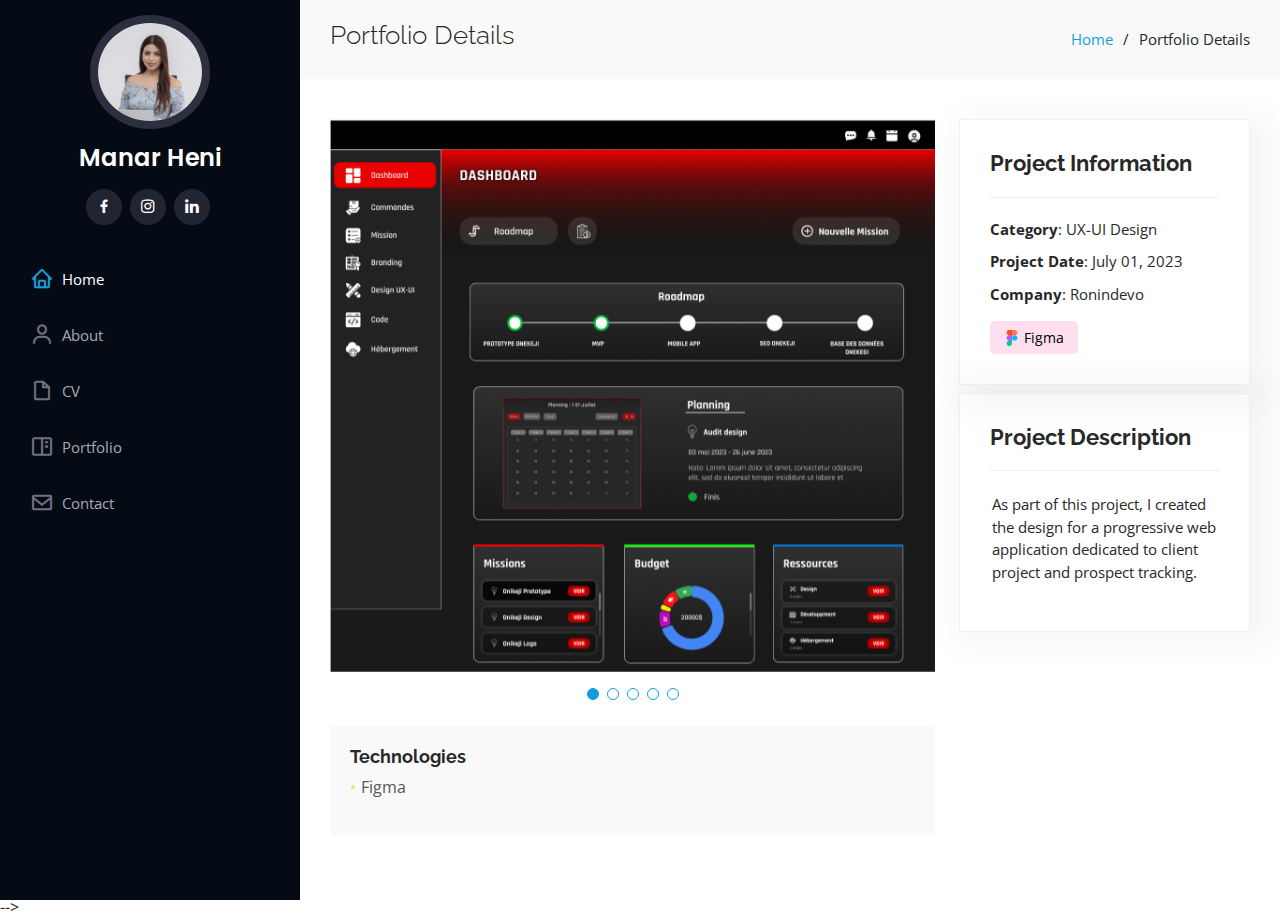
<file: crm.html>
<!DOCTYPE html>
<html lang="en">

<head>
  <meta charset="utf-8">
  <meta content="width=device-width, initial-scale=1.0" name="viewport">

  <title>Portfolio Details </title>
  <meta content="" name="description">
  <meta content="" name="keywords">

  <!-- Favicons -->
  <link href="assets/img/favicon.png" rel="icon">
  <link href="assets/img/apple-touch-icon.png" rel="apple-touch-icon">

  <!-- Google Fonts -->
  <link href="https://fonts.googleapis.com/css?family=Open+Sans:300,300i,400,400i,600,600i,700,700i|Raleway:300,300i,400,400i,500,500i,600,600i,700,700i|Poppins:300,300i,400,400i,500,500i,600,600i,700,700i" rel="stylesheet">

  <!-- Vendor CSS Files -->
  <link href="assets/vendor/aos/aos.css" rel="stylesheet">
  <link href="assets/vendor/bootstrap/css/bootstrap.min.css" rel="stylesheet">
  <link href="assets/vendor/bootstrap-icons/bootstrap-icons.css" rel="stylesheet">
  <link href="assets/vendor/boxicons/css/boxicons.min.css" rel="stylesheet">
  <link href="assets/vendor/glightbox/css/glightbox.min.css" rel="stylesheet">
  <link href="assets/vendor/swiper/swiper-bundle.min.css" rel="stylesheet">

  <!-- Template Main CSS File -->
  <link href="assets/css/style.css" rel="stylesheet">

  <!-- =======================================================
  * Template Name: iPortfolio
  * Updated: May 30 2023 with Bootstrap v5.3.0
  * Template URL: https://bootstrapmade.com/iportfolio-bootstrap-portfolio-websites-template/
  * Author: BootstrapMade.com
  * License: https://bootstrapmade.com/license/
  ======================================================== -->
</head>

<body>

  <!-- ======= Mobile nav toggle button ======= -->
  <i class="bi bi-list mobile-nav-toggle d-xl-none"></i>

  <!-- ======= Header ======= -->
  <header id="header">
    <div class="d-flex flex-column">

      <div class="profile">
        <img src="/assets/img/profile-img.jpg" alt="" class="img-fluid rounded-circle">
        <h1 class="text-light"><a href="index.html">Manar Heni</a></h1>
        <div class="social-links mt-3 text-center">
          <!-- <a href="#" class="twitter"><i class="bx bxl-twitter"></i></a> -->
          <a href="#" class="facebook"><i class="bx bxl-facebook"></i></a>
          <a href="#" class="instagram"><i class="bx bxl-instagram"></i></a>
          <!-- <a href="#" class="google-plus"><i class="bx bxl-skype"></i></a> -->
          <a href="#" class="linkedin"><i class="bx bxl-linkedin"></i></a>
        </div>
      </div>

      <nav id="navbar" class="nav-menu navbar">
        <ul>
          <li><a href="index.html#hero" class="nav-link scrollto active"><i class="bx bx-home"></i> <span id="homeLink">Home</span></a></li>
          <li><a href="index.html#about" class="nav-link scrollto"><i class="bx bx-user"></i> <span id="aboutLink">About</span></a></li>
          <li><a href="index.html#resume" class="nav-link scrollto"><i class="bx bx-file-blank"></i> <span id="resumeLink">CV</span></a></li>
          <li><a href="index.html#portfolio" class="nav-link scrollto"><i class="bx bx-book-content"></i> <span id="portfolioLink">Portfolio</span></a></li>
          <li><a href="index.html#contact" class="nav-link scrollto"><i class="bx bx-envelope"></i> <span id="contactLink">Contact</span></a></li>
          
        </ul>
      </nav><!-- .nav-menu -->
    </div>
  </header><!-- End Header -->

  <main id="main">

    <!-- ======= Breadcrumbs ======= -->
    <section id="breadcrumbs" class="breadcrumbs">
      <div class="container">

        <div class="d-flex justify-content-between align-items-center">
          <h2>Portfolio Details</h2>
          <ol>
            <li><a href="index.html">Home</a></li>
            <li>Portfolio Details</li>
          </ol>
        </div>

      </div>
    </section><!-- End Breadcrumbs -->

    <!-- ======= Portfolio Details Section ======= -->
    <section id="portfolio-details" class="portfolio-details">
      <div class="container">

        <div class="row gy-4">

          <div class="col-lg-8">
            <div class="portfolio-details-slider swiper">
              <div class="swiper-wrapper align-items-center">

                <div class="swiper-slide">
                  <img src="assets/img/portfolio/CRM/1.png" alt="">
                </div>
                <div class="swiper-slide">
                  <img src="assets/img/portfolio/CRM/2.png" alt="">
                </div>
                <div class="swiper-slide">
                  <img src="assets/img/portfolio/CRM/3.png" alt="">
                </div>
                <div class="swiper-slide">
                  <img src="assets/img/portfolio/CRM/4.png" alt="">
                </div>
                <div class="swiper-slide">
                  <img src="assets/img/portfolio/CRM/5.png" alt="">
                </div>

              </div>
              
            <div class="swiper-pagination"></div>
            </div>

            <div class="technologies-section">
              <h5>Technologies</h5>
                <ul class="technologies-list"> 
                  <li>Figma</li>
            
                </ul>
            </div>

          </div>

          <div class="col-lg-4">
            <div class="portfolio-info">
              <h3>Project Information</h3>
              <ul>
                <li><strong>Category</strong>: UX-UI Design</li>
                <!-- <li><strong>Client</strong>: ASU Company</li> -->
                <li><strong>Project Date</strong>: July 01, 2023</li>
                <li><strong>Company</strong>: Ronindevo</li>
                <!-- <li><strong>Project URL</strong>: <a href="#">www.example.com</a></li> -->
              </ul>
              <div class="portfoliobuttons">
                <!-- <button id="githubButton">
                  <i class="fab fa-github"></i> 
                  <img src="assets/img/github (1).png" alt="GitHub Icon" width="16" height="16">
                  GitHub
                </button> -->
                <button id="figmaButton">
                  <i class="fab fa-github"></i> 
                  <img src="assets/img/figma.png" alt="Figma Icon" width="16" height="16">
                  &nbsp;Figma
                </button>
              </div>
            </div>
            <div class="portfolio-description">
              <h3>Project Description</h3>
              <p>
                As part of this project, I created the design for a progressive web application dedicated to client project and prospect tracking.
              </p>
            </div>
          </div>

        </div>

      </div>
    </section><!-- End Portfolio Details Section -->

  </main>
<!-- End #main -->

  <!-- ======= Footer ======= -->
  <!-- <footer id="footer">
    <div class="container">
      <div class="copyright">
        &copy; Copyright <strong><span>iPortfolio</span></strong>
      </div>
      <div class="credits">
        <!-- All the links in the footer should remain intact. -->
        <!-- You can delete the links only if you purchased the pro version. -->
        <!-- Licensing information: https://bootstrapmade.com/license/ -->
        <!-- Purchase the pro version with working PHP/AJAX contact form: https://bootstrapmade.com/iportfolio-bootstrap-portfolio-websites-template/ -->
        
      </div>
    </div> -->
  </footer><!-- End  Footer -->

  <a href="#" class="back-to-top d-flex align-items-center justify-content-center"><i class="bi bi-arrow-up-short"></i></a>

  <!-- Vendor JS Files -->
  <script src="assets/vendor/purecounter/purecounter_vanilla.js"></script>
  <script src="assets/vendor/aos/aos.js"></script>
  <script src="assets/vendor/bootstrap/js/bootstrap.bundle.min.js"></script>
  <script src="assets/vendor/glightbox/js/glightbox.min.js"></script>
  <script src="assets/vendor/isotope-layout/isotope.pkgd.min.js"></script>
  <script src="assets/vendor/swiper/swiper-bundle.min.js"></script>
  <script src="assets/vendor/typed.js/typed.umd.js"></script>
  <script src="assets/vendor/waypoints/noframework.waypoints.js"></script>
  <script src="assets/vendor/php-email-form/validate.js"></script>

  <!-- Template Main JS File -->
  <script src="assets/js/main.js"></script>

</body>

</html>
<script>
  // Récupérer le bouton par son ID
  // const githubButton = document.getElementById("githubButton");

  // // Ajouter un écouteur d'événement pour le clic sur le bouton
  // githubButton.addEventListener("click", function() {
  //   // Rediriger vers la page de l'URL GitHub
  //   window.location.href = "https://github.com/manarheni/WGDecoration";
  // });

  const figmaButton = document.getElementById("figmaButton");

// Ajouter un écouteur d'événement pour le clic sur le bouton
figmaButton.addEventListener("click", function() {
  // Rediriger vers la page de l'URL GitHub
  window.location.href = "https://www.figma.com/file/hEdyACerF4vdqhznx2ffn3/Untitled?type=design&node-id=0%3A1&mode=design&t=JNpxfp2P4L6vtmCu-1";
});


</script>

<!-- Add this script tag at the end of the body or in the head section of your HTML file -->
<script>
  // Get all anchor tags with the specified class names
  const facebookLink = document.querySelector('.facebook');
  const instagramLink = document.querySelector('.instagram');
  const linkedinLink = document.querySelector('.linkedin');

  // Function to handle the click event for each link
  function handleClick(event) {
    event.preventDefault(); // Prevent the default behavior of the anchor tag (i.e., navigating to the href)

    // Get the class name of the clicked link
    const className = event.currentTarget.className;

    // Redirect to the appropriate URL based on the class name
    switch (className) {
      case 'facebook':
        window.location.href = 'https://www.facebook.com/manarheni848/'; // Replace with your Facebook URL
        break;
      case 'instagram':
        window.location.href = 'https://www.instagram.com/manarheni'; // Replace with your Instagram URL
        break;
      case 'linkedin':
        window.location.href = 'https://www.linkedin.com/in/manar-heni-52113117a/'; // Replace with your LinkedIn URL
        break;
      // Add more cases for other social media links if needed
    }
  }

  // Add click event listeners to each link
  facebookLink.addEventListener('click', handleClick);
  instagramLink.addEventListener('click', handleClick);
  linkedinLink.addEventListener('click', handleClick);
</script>
</file>
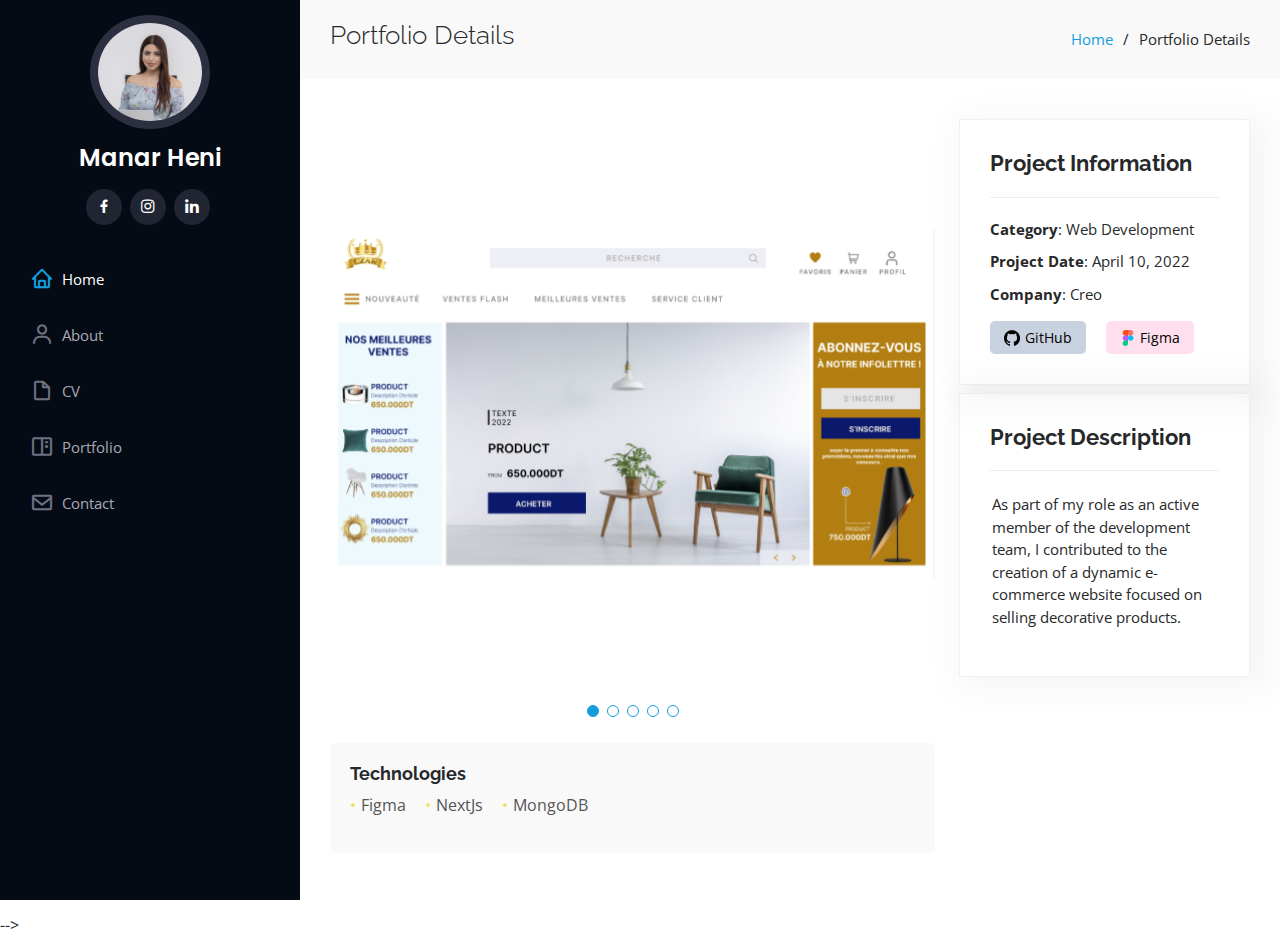
<file: czar.html>
<!DOCTYPE html>
<html lang="en">

<head>
  <meta charset="utf-8">
  <meta content="width=device-width, initial-scale=1.0" name="viewport">

  <title>Portfolio Details </title>
  <meta content="" name="description">
  <meta content="" name="keywords">

  <!-- Favicons -->
  <link href="assets/img/favicon.png" rel="icon">
  <link href="assets/img/apple-touch-icon.png" rel="apple-touch-icon">

  <!-- Google Fonts -->
  <link href="https://fonts.googleapis.com/css?family=Open+Sans:300,300i,400,400i,600,600i,700,700i|Raleway:300,300i,400,400i,500,500i,600,600i,700,700i|Poppins:300,300i,400,400i,500,500i,600,600i,700,700i" rel="stylesheet">

  <!-- Vendor CSS Files -->
  <link href="assets/vendor/aos/aos.css" rel="stylesheet">
  <link href="assets/vendor/bootstrap/css/bootstrap.min.css" rel="stylesheet">
  <link href="assets/vendor/bootstrap-icons/bootstrap-icons.css" rel="stylesheet">
  <link href="assets/vendor/boxicons/css/boxicons.min.css" rel="stylesheet">
  <link href="assets/vendor/glightbox/css/glightbox.min.css" rel="stylesheet">
  <link href="assets/vendor/swiper/swiper-bundle.min.css" rel="stylesheet">

  <!-- Template Main CSS File -->
  <link href="assets/css/style.css" rel="stylesheet">

  <!-- =======================================================
  * Template Name: iPortfolio
  * Updated: May 30 2023 with Bootstrap v5.3.0
  * Template URL: https://bootstrapmade.com/iportfolio-bootstrap-portfolio-websites-template/
  * Author: BootstrapMade.com
  * License: https://bootstrapmade.com/license/
  ======================================================== -->
</head>

<body>

  <!-- ======= Mobile nav toggle button ======= -->
  <i class="bi bi-list mobile-nav-toggle d-xl-none"></i>

  <!-- ======= Header ======= -->
  <header id="header">
    <div class="d-flex flex-column">

      <div class="profile">
        <img src="/assets/img/profile-img.jpg" alt="" class="img-fluid rounded-circle">
        <h1 class="text-light"><a href="index.html">Manar Heni</a></h1>
        <div class="social-links mt-3 text-center">
          <!-- <a href="#" class="twitter"><i class="bx bxl-twitter"></i></a> -->
          <a href="#" class="facebook"><i class="bx bxl-facebook"></i></a>
          <a href="#" class="instagram"><i class="bx bxl-instagram"></i></a>
          <!-- <a href="#" class="google-plus"><i class="bx bxl-skype"></i></a> -->
          <a href="#" class="linkedin"><i class="bx bxl-linkedin"></i></a>
        </div>
      </div>

      <nav id="navbar" class="nav-menu navbar">
        <ul>
          <li><a href="index.html#hero" class="nav-link scrollto active"><i class="bx bx-home"></i> <span id="homeLink">Home</span></a></li>
          <li><a href="index.html#about" class="nav-link scrollto"><i class="bx bx-user"></i> <span id="aboutLink">About</span></a></li>
          <li><a href="index.html#resume" class="nav-link scrollto"><i class="bx bx-file-blank"></i> <span id="resumeLink">CV</span></a></li>
          <li><a href="index.html#portfolio" class="nav-link scrollto"><i class="bx bx-book-content"></i> <span id="portfolioLink">Portfolio</span></a></li>
          <li><a href="index.html#contact" class="nav-link scrollto"><i class="bx bx-envelope"></i> <span id="contactLink">Contact</span></a></li>          
        </ul>
      </nav><!-- .nav-menu -->
    </div>
  </header><!-- End Header -->

  <main id="main">

    <!-- ======= Breadcrumbs ======= -->
    <section id="breadcrumbs" class="breadcrumbs">
      <div class="container">

        <div class="d-flex justify-content-between align-items-center">
          <h2>Portfolio Details</h2>
          <ol>
            <li><a href="index.html">Home</a></li>
            <li>Portfolio Details</li>
          </ol>
        </div>

      </div>
    </section><!-- End Breadcrumbs -->

    <!-- ======= Portfolio Details Section ======= -->
    <section id="portfolio-details" class="portfolio-details">
      <div class="container">

        <div class="row gy-4">

          <div class="col-lg-8">
            <div class="portfolio-details-slider swiper">
              <div class="swiper-wrapper align-items-center">

                <div class="swiper-slide">
                  <img src="assets/img/portfolio/czar/1.png" alt="">
                </div>
                <div class="swiper-slide">
                  <img src="assets/img/portfolio/czar/2.png" alt="">
                </div>
                <div class="swiper-slide">
                  <img src="assets/img/portfolio/czar/3.png" alt="">
                </div>
                <div class="swiper-slide">
                  <img src="assets/img/portfolio/czar/4.png" alt="">  
                </div>
                <div class="swiper-slide">
                  <img src="assets/img/portfolio/czar/5.png" alt="">
                </div>
              </div>
              
            <div class="swiper-pagination"></div>
            </div>

            <div class="technologies-section">
              <h5>Technologies</h5>
                <ul class="technologies-list"> 
                  <li>Figma</li>
                  <li>NextJs</li>
                  <li>MongoDB</li>
                </ul>
            </div>

          </div>

          <div class="col-lg-4">
            <div class="portfolio-info">
              <h3>Project Information</h3>
              <ul>
                <li><strong>Category</strong>: Web Development</li>
                <!-- <li><strong>Client</strong>: ASU Company</li> -->
                <li><strong>Project Date</strong>: April 10, 2022</li>
                <li><strong>Company</strong>: Creo</li>
                <!-- <li><strong>Project URL</strong>: <a href="#">www.example.com</a></li> -->
              </ul>
              <div class="portfoliobuttons">
                <button id="githubButton">
                  <i class="fab fa-github"></i> 
                  <img src="assets/img/github (1).png" alt="GitHub Icon" width="16" height="16">
                  GitHub
                </button>
                <button id="figmaButton">
                  <i class="fab fa-github"></i> 
                  <img src="assets/img/figma.png" alt="Figma Icon" width="16" height="16">
                  &nbsp;Figma
                </button>
              </div>
            </div>
            <div class="portfolio-description">
              <h3>Project Description</h3>
              <p>
                As part of my role as an active member of the development team, I contributed to the creation of a dynamic e-commerce website focused on selling decorative products.
              </p>
            </div>
          </div>

        </div>

      </div>
    </section><!-- End Portfolio Details Section -->

  </main>
<!-- End #main -->

  <!-- ======= Footer ======= -->
  <!-- <footer id="footer">
    <div class="container">
      <div class="copyright">
        &copy; Copyright <strong><span>iPortfolio</span></strong>
      </div>
      <div class="credits">
        <!-- All the links in the footer should remain intact. -->
        <!-- You can delete the links only if you purchased the pro version. -->
        <!-- Licensing information: https://bootstrapmade.com/license/ -->
        <!-- Purchase the pro version with working PHP/AJAX contact form: https://bootstrapmade.com/iportfolio-bootstrap-portfolio-websites-template/ -->
        
      </div>
    </div> -->
  </footer><!-- End  Footer -->

  <a href="#" class="back-to-top d-flex align-items-center justify-content-center"><i class="bi bi-arrow-up-short"></i></a>

  <!-- Vendor JS Files -->
  <script src="assets/vendor/purecounter/purecounter_vanilla.js"></script>
  <script src="assets/vendor/aos/aos.js"></script>
  <script src="assets/vendor/bootstrap/js/bootstrap.bundle.min.js"></script>
  <script src="assets/vendor/glightbox/js/glightbox.min.js"></script>
  <script src="assets/vendor/isotope-layout/isotope.pkgd.min.js"></script>
  <script src="assets/vendor/swiper/swiper-bundle.min.js"></script>
  <script src="assets/vendor/typed.js/typed.umd.js"></script>
  <script src="assets/vendor/waypoints/noframework.waypoints.js"></script>
  <script src="assets/vendor/php-email-form/validate.js"></script>

  <!-- Template Main JS File -->
  <script src="assets/js/main.js"></script>

</body>

</html>
<script>
  // Récupérer le bouton par son ID
  const githubButton = document.getElementById("githubButton");

  // Ajouter un écouteur d'événement pour le clic sur le bouton
  githubButton.addEventListener("click", function() {
    // Rediriger vers la page de l'URL GitHub
    window.location.href = "https://github.com/manarheni/czarA";
  });

  const figmaButton = document.getElementById("figmaButton");

// Ajouter un écouteur d'événement pour le clic sur le bouton
figmaButton.addEventListener("click", function() {
  // Rediriger vers la page de l'URL GitHub
  window.location.href = "https://www.figma.com/file/0b2Az0MhGEF4ct6noRU98r/Untitled?type=design&mode=design&t=kyLHzcSMIlgsBg0P-1";
});



</script>

<!-- Add this script tag at the end of the body or in the head section of your HTML file -->
<script>
  // Get all anchor tags with the specified class names
  const facebookLink = document.querySelector('.facebook');
  const instagramLink = document.querySelector('.instagram');
  const linkedinLink = document.querySelector('.linkedin');

  // Function to handle the click event for each link
  function handleClick(event) {
    event.preventDefault(); // Prevent the default behavior of the anchor tag (i.e., navigating to the href)

    // Get the class name of the clicked link
    const className = event.currentTarget.className;

    // Redirect to the appropriate URL based on the class name
    switch (className) {
      case 'facebook':
        window.location.href = 'https://www.facebook.com/manarheni848/'; // Replace with your Facebook URL
        break;
      case 'instagram':
        window.location.href = 'https://www.instagram.com/manarheni'; // Replace with your Instagram URL
        break;
      case 'linkedin':
        window.location.href = 'https://www.linkedin.com/in/manar-heni-52113117a/'; // Replace with your LinkedIn URL
        break;
      // Add more cases for other social media links if needed
    }
  }

  // Add click event listeners to each link
  facebookLink.addEventListener('click', handleClick);
  instagramLink.addEventListener('click', handleClick);
  linkedinLink.addEventListener('click', handleClick);
</script>
</file>
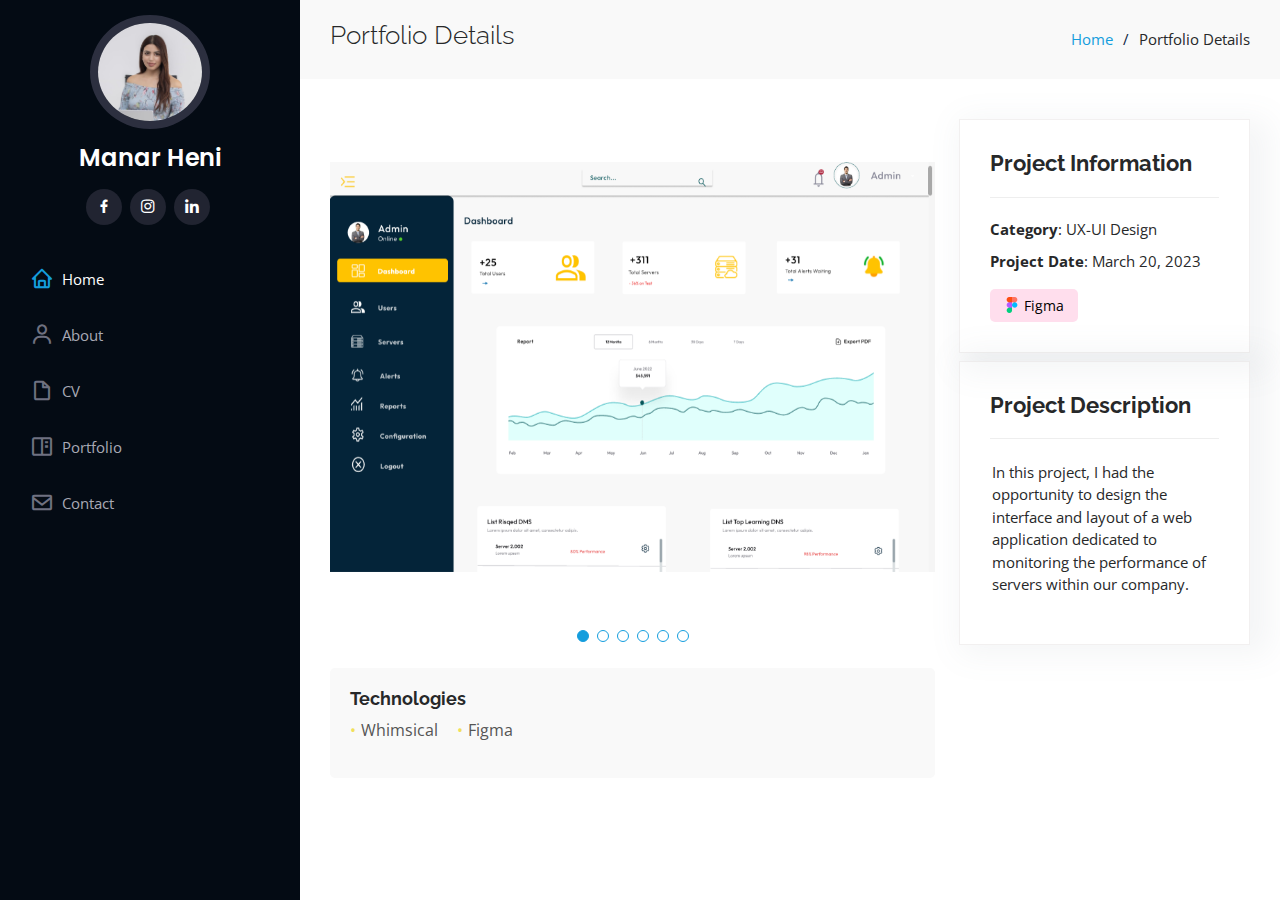
<file: dashboard.html>
<!DOCTYPE html>
<html lang="en">

<head>
  <meta charset="utf-8">
  <meta content="width=device-width, initial-scale=1.0" name="viewport">

  <title>Portfolio Details </title>
  <meta content="" name="description">
  <meta content="" name="keywords">

  <!-- Favicons -->
  <link href="assets/img/favicon.png" rel="icon">
  <link href="assets/img/apple-touch-icon.png" rel="apple-touch-icon">

  <!-- Google Fonts -->
  <link href="https://fonts.googleapis.com/css?family=Open+Sans:300,300i,400,400i,600,600i,700,700i|Raleway:300,300i,400,400i,500,500i,600,600i,700,700i|Poppins:300,300i,400,400i,500,500i,600,600i,700,700i" rel="stylesheet">

  <!-- Vendor CSS Files -->
  <link href="assets/vendor/aos/aos.css" rel="stylesheet">
  <link href="assets/vendor/bootstrap/css/bootstrap.min.css" rel="stylesheet">
  <link href="assets/vendor/bootstrap-icons/bootstrap-icons.css" rel="stylesheet">
  <link href="assets/vendor/boxicons/css/boxicons.min.css" rel="stylesheet">
  <link href="assets/vendor/glightbox/css/glightbox.min.css" rel="stylesheet">
  <link href="assets/vendor/swiper/swiper-bundle.min.css" rel="stylesheet">

  <!-- Template Main CSS File -->
  <link href="assets/css/style.css" rel="stylesheet">

  <!-- =======================================================
  * Template Name: iPortfolio
  * Updated: May 30 2023 with Bootstrap v5.3.0
  * Template URL: https://bootstrapmade.com/iportfolio-bootstrap-portfolio-websites-template/
  * Author: BootstrapMade.com
  * License: https://bootstrapmade.com/license/
  ======================================================== -->
</head>

<body>

  <!-- ======= Mobile nav toggle button ======= -->
  <i class="bi bi-list mobile-nav-toggle d-xl-none"></i>

  <!-- ======= Header ======= -->
  <header id="header">
    <div class="d-flex flex-column">

      <div class="profile">
        <img src="/assets/img/profile-img.jpg" alt="" class="img-fluid rounded-circle">
        <h1 class="text-light"><a href="index.html">Manar Heni</a></h1>
        <div class="social-links mt-3 text-center">
          <!-- <a href="#" class="twitter"><i class="bx bxl-twitter"></i></a> -->
          <a href="#" class="facebook"><i class="bx bxl-facebook"></i></a>
          <a href="#" class="instagram"><i class="bx bxl-instagram"></i></a>
          <!-- <a href="#" class="google-plus"><i class="bx bxl-skype"></i></a> -->
          <a href="#" class="linkedin"><i class="bx bxl-linkedin"></i></a>
        </div>
      </div>

      <nav id="navbar" class="nav-menu navbar">
        <ul>
          <li><a href="index.html#hero" class="nav-link scrollto active"><i class="bx bx-home"></i> <span id="homeLink">Home</span></a></li>
          <li><a href="index.html#about" class="nav-link scrollto"><i class="bx bx-user"></i> <span id="aboutLink">About</span></a></li>
          <li><a href="index.html#resume" class="nav-link scrollto"><i class="bx bx-file-blank"></i> <span id="resumeLink">CV</span></a></li>
          <li><a href="index.html#portfolio" class="nav-link scrollto"><i class="bx bx-book-content"></i> <span id="portfolioLink">Portfolio</span></a></li>
          <li><a href="index.html#contact" class="nav-link scrollto"><i class="bx bx-envelope"></i> <span id="contactLink">Contact</span></a></li>
          
        </ul>
      </nav><!-- .nav-menu -->
    </div>
  </header><!-- End Header -->

  <main id="main">

    <!-- ======= Breadcrumbs ======= -->
    <section id="breadcrumbs" class="breadcrumbs">
      <div class="container">

        <div class="d-flex justify-content-between align-items-center">
          <h2>Portfolio Details</h2>
          <ol>
            <li><a href="index.html">Home</a></li>
            <li>Portfolio Details</li>
          </ol>
        </div>

      </div>
    </section><!-- End Breadcrumbs -->

    <!-- ======= Portfolio Details Section ======= -->
    <section id="portfolio-details" class="portfolio-details">
      <div class="container">

        <div class="row gy-4">

          <div class="col-lg-8">
            <div class="portfolio-details-slider swiper">
              <div class="swiper-wrapper align-items-center">

                <div class="swiper-slide">
                  <img src="assets/img/portfolio/dashboard/1.png" alt="">
                </div>
                <div class="swiper-slide">
                  <img src="assets/img/portfolio/dashboard/2.png" alt="">
                </div>
                <div class="swiper-slide">
                  <img src="assets/img/portfolio/dashboard/3.png" alt="">
                </div>
                <div class="swiper-slide">
                  <img src="assets/img/portfolio/dashboard/4.png" alt="">
                </div>
                <div class="swiper-slide">
                  <img src="assets/img/portfolio/dashboard/5.png" alt="">
                </div>
                <div class="swiper-slide">
                  <img src="assets/img/portfolio/dashboard/6.png" alt="">
                </div>
              </div>
              
            <div class="swiper-pagination"></div>
            </div>

            <div class="technologies-section">
              <h5>Technologies</h5>
                <ul class="technologies-list"> 
                  <li>Whimsical</li>
                  <li>Figma</li>
                </ul>
            </div>

          </div>

          <div class="col-lg-4">
            <div class="portfolio-info">
              <h3>Project Information</h3>
              <ul>
                <li><strong>Category</strong>: UX-UI Design</li>
                <!-- <li><strong>Client</strong>: ASU Company</li> -->
                <li><strong>Project Date</strong>: March 20, 2023</li>
                <!-- <li><strong>Project URL</strong>: <a href="#">www.example.com</a></li> -->
              </ul>
              <div class="portfoliobuttons">
                <!-- <button id="githubButton">
                  <i class="fab fa-github"></i> 
                  <img src="assets/img/github (1).png" alt="GitHub Icon" width="16" height="16">
                  GitHub
                </button> -->
                <button id="figmaButton">
                  <i class="fab fa-github"></i> 
                  <img src="assets/img/figma.png" alt="Figma Icon" width="16" height="16">
                  &nbsp;Figma
                </button>
              </div>
            </div>
            <div class="portfolio-description">
              <h3>Project Description</h3>
              <p>
                In this project, I had the opportunity to design the interface and layout of a web application dedicated to monitoring the performance of servers within our company.
              </p>
            </div>
          </div>
        </div>
      </div>
    </section><!-- End Portfolio Details Section -->

  </main>
<!-- End #main -->

  <!-- ======= Footer ======= -->
  <!-- <footer id="footer">
    <div class="container">
      <div class="copyright">
        &copy; Copyright <strong><span>iPortfolio</span></strong>
      </div>
      <div class="credits">
        <!-- All the links in the footer should remain intact. -->
        <!-- You can delete the links only if you purchased the pro version. -->
        <!-- Licensing information: https://bootstrapmade.com/license/ -->
        <!-- Purchase the pro version with working PHP/AJAX contact form: https://bootstrapmade.com/iportfolio-bootstrap-portfolio-websites-template/ -->
        
      </div>
    </div> -->
  </footer><!-- End  Footer -->

  <a href="#" class="back-to-top d-flex align-items-center justify-content-center"><i class="bi bi-arrow-up-short"></i></a>

  <!-- Vendor JS Files -->
  <script src="assets/vendor/purecounter/purecounter_vanilla.js"></script>
  <script src="assets/vendor/aos/aos.js"></script>
  <script src="assets/vendor/bootstrap/js/bootstrap.bundle.min.js"></script>
  <script src="assets/vendor/glightbox/js/glightbox.min.js"></script>
  <script src="assets/vendor/isotope-layout/isotope.pkgd.min.js"></script>
  <script src="assets/vendor/swiper/swiper-bundle.min.js"></script>
  <script src="assets/vendor/typed.js/typed.umd.js"></script>
  <script src="assets/vendor/waypoints/noframework.waypoints.js"></script>
  <script src="assets/vendor/php-email-form/validate.js"></script>

  <!-- Template Main JS File -->
  <script src="assets/js/main.js"></script>

</body>

</html>
<script>
  // Récupérer le bouton par son ID
  // const githubButton = document.getElementById("githubButton");

  // // Ajouter un écouteur d'événement pour le clic sur le bouton
  // githubButton.addEventListener("click", function() {
  //   // Rediriger vers la page de l'URL GitHub
  //   window.location.href = "https://github.com/manarheni/WGDecoration";
  // });

  const figmaButton = document.getElementById("figmaButton");

// Ajouter un écouteur d'événement pour le clic sur le bouton
figmaButton.addEventListener("click", function() {
  // Rediriger vers la page de l'URL GitHub
  window.location.href = "https://www.figma.com/file/7g85g5FjGnoWoRijNrB9G8/ProjetServeurs?type=design&node-id=0%3A1&mode=design&t=wmfJHuuERgOxkXNJ-1";
});


</script>

<!-- Add this script tag at the end of the body or in the head section of your HTML file -->
<script>
  // Get all anchor tags with the specified class names
  const facebookLink = document.querySelector('.facebook');
  const instagramLink = document.querySelector('.instagram');
  const linkedinLink = document.querySelector('.linkedin');

  // Function to handle the click event for each link
  function handleClick(event) {
    event.preventDefault(); // Prevent the default behavior of the anchor tag (i.e., navigating to the href)

    // Get the class name of the clicked link
    const className = event.currentTarget.className;

    // Redirect to the appropriate URL based on the class name
    switch (className) {
      case 'facebook':
        window.location.href = 'https://www.facebook.com/manarheni848/'; // Replace with your Facebook URL
        break;
      case 'instagram':
        window.location.href = 'https://www.instagram.com/manarheni'; // Replace with your Instagram URL
        break;
      case 'linkedin':
        window.location.href = 'https://www.linkedin.com/in/manar-heni-52113117a/'; // Replace with your LinkedIn URL
        break;
      // Add more cases for other social media links if needed
    }
  }

  // Add click event listeners to each link
  facebookLink.addEventListener('click', handleClick);
  instagramLink.addEventListener('click', handleClick);
  linkedinLink.addEventListener('click', handleClick);
</script>
</file>
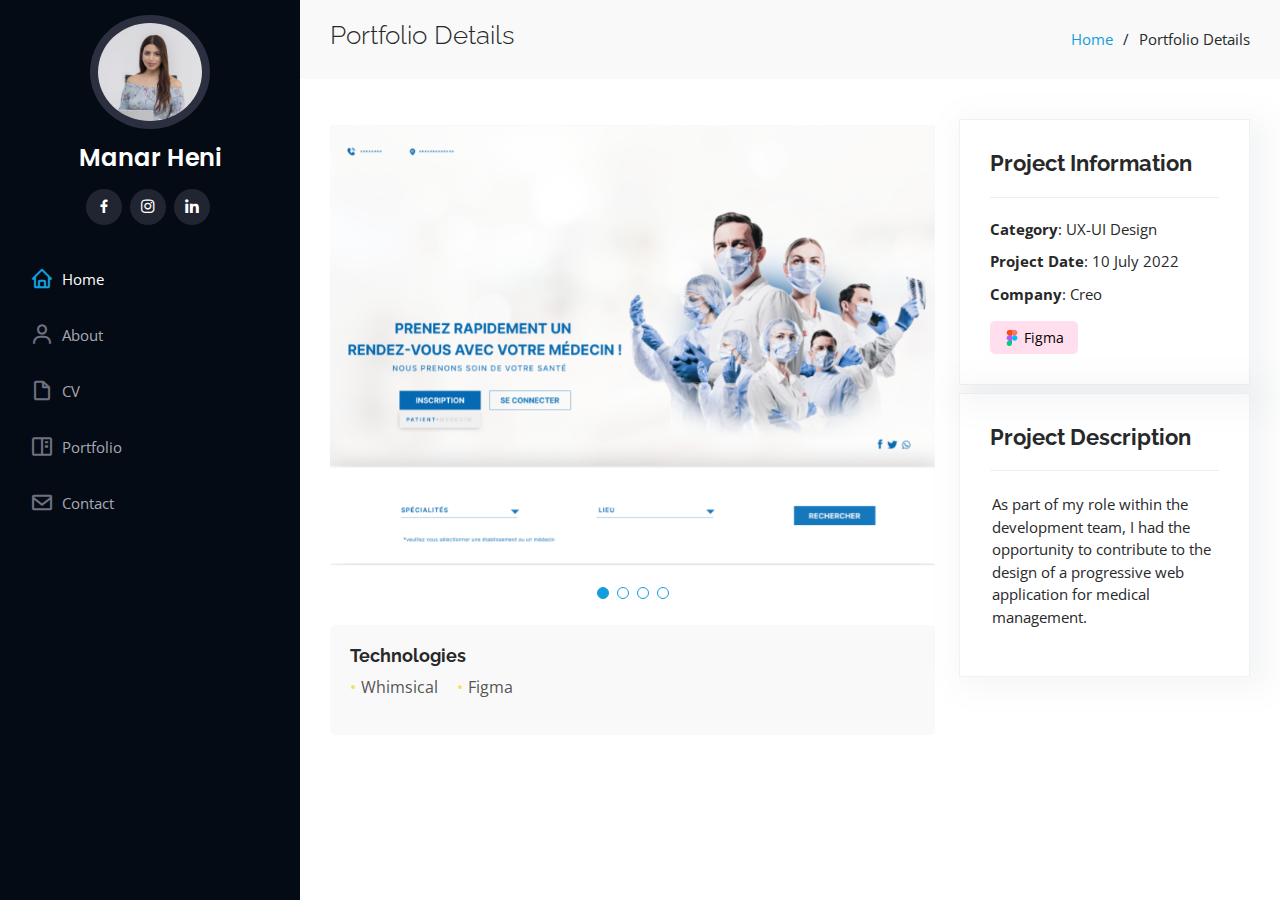
<file: doctolink.html>
<!DOCTYPE html>
<html lang="en">

<head>
  <meta charset="utf-8">
  <meta content="width=device-width, initial-scale=1.0" name="viewport">

  <title>Portfolio Details </title>
  <meta content="" name="description">
  <meta content="" name="keywords">

  <!-- Favicons -->
  <link href="assets/img/favicon.png" rel="icon">
  <link href="assets/img/apple-touch-icon.png" rel="apple-touch-icon">

  <!-- Google Fonts -->
  <link href="https://fonts.googleapis.com/css?family=Open+Sans:300,300i,400,400i,600,600i,700,700i|Raleway:300,300i,400,400i,500,500i,600,600i,700,700i|Poppins:300,300i,400,400i,500,500i,600,600i,700,700i" rel="stylesheet">

  <!-- Vendor CSS Files -->
  <link href="assets/vendor/aos/aos.css" rel="stylesheet">
  <link href="assets/vendor/bootstrap/css/bootstrap.min.css" rel="stylesheet">
  <link href="assets/vendor/bootstrap-icons/bootstrap-icons.css" rel="stylesheet">
  <link href="assets/vendor/boxicons/css/boxicons.min.css" rel="stylesheet">
  <link href="assets/vendor/glightbox/css/glightbox.min.css" rel="stylesheet">
  <link href="assets/vendor/swiper/swiper-bundle.min.css" rel="stylesheet">

  <!-- Template Main CSS File -->
  <link href="assets/css/style.css" rel="stylesheet">

  <!-- =======================================================
  * Template Name: iPortfolio
  * Updated: May 30 2023 with Bootstrap v5.3.0
  * Template URL: https://bootstrapmade.com/iportfolio-bootstrap-portfolio-websites-template/
  * Author: BootstrapMade.com
  * License: https://bootstrapmade.com/license/
  ======================================================== -->
</head>

<body>

  <!-- ======= Mobile nav toggle button ======= -->
  <i class="bi bi-list mobile-nav-toggle d-xl-none"></i>

  <!-- ======= Header ======= -->
  <header id="header">
    <div class="d-flex flex-column">

      <div class="profile">
        <img src="/assets/img/profile-img.jpg" alt="" class="img-fluid rounded-circle">
        <h1 class="text-light"><a href="index.html">Manar Heni</a></h1>
        <div class="social-links mt-3 text-center">
          <!-- <a href="#" class="twitter"><i class="bx bxl-twitter"></i></a> -->
          <a href="#" class="facebook"><i class="bx bxl-facebook"></i></a>
          <a href="#" class="instagram"><i class="bx bxl-instagram"></i></a>
          <!-- <a href="#" class="google-plus"><i class="bx bxl-skype"></i></a> -->
          <a href="#" class="linkedin"><i class="bx bxl-linkedin"></i></a>
        </div>
      </div>

      <nav id="navbar" class="nav-menu navbar">
        <ul>
          <li><a href="index.html#hero" class="nav-link scrollto active"><i class="bx bx-home"></i> <span id="homeLink">Home</span></a></li>
          <li><a href="index.html#about" class="nav-link scrollto"><i class="bx bx-user"></i> <span id="aboutLink">About</span></a></li>
          <li><a href="index.html#resume" class="nav-link scrollto"><i class="bx bx-file-blank"></i> <span id="resumeLink">CV</span></a></li>
          <li><a href="index.html#portfolio" class="nav-link scrollto"><i class="bx bx-book-content"></i> <span id="portfolioLink">Portfolio</span></a></li>
          <li><a href="index.html#contact" class="nav-link scrollto"><i class="bx bx-envelope"></i> <span id="contactLink">Contact</span></a></li>          
        </ul>
      </nav><!-- .nav-menu -->
    </div>
  </header><!-- End Header -->

  <main id="main">

    <!-- ======= Breadcrumbs ======= -->
    <section id="breadcrumbs" class="breadcrumbs">
      <div class="container">

        <div class="d-flex justify-content-between align-items-center">
          <h2>Portfolio Details</h2>
          <ol>
            <li><a href="index.html">Home</a></li>
            <li>Portfolio Details</li>
          </ol>
        </div>

      </div>
    </section><!-- End Breadcrumbs -->

    <!-- ======= Portfolio Details Section ======= -->
    <section id="portfolio-details" class="portfolio-details">
      <div class="container">

        <div class="row gy-4">

          <div class="col-lg-8">
            <div class="portfolio-details-slider swiper">
              <div class="swiper-wrapper align-items-center">

                <div class="swiper-slide">
                  <img src="assets/img/portfolio/doctolink/1.png" alt="">
                </div>
                <div class="swiper-slide">
                  <img src="assets/img/portfolio/doctolink/2.png" alt="">
                </div>
                <div class="swiper-slide">
                  <img src="assets/img/portfolio/doctolink/3.png" alt="">
                </div>
                <div class="swiper-slide">
                  <img src="assets/img/portfolio/doctolink/4.png" alt="">
                </div>
              </div>
              
            <div class="swiper-pagination"></div>
            </div>

            <div class="technologies-section">
              <h5>Technologies</h5>
                <ul class="technologies-list"> 
                  <li>Whimsical</li>
                  <li>Figma</li>
                </ul>
            </div>

          </div>

          <div class="col-lg-4">
            <div class="portfolio-info">
              <h3>Project Information</h3>
              <ul>
                <li><strong>Category</strong>: UX-UI Design</li>
                <li><strong>Project Date</strong>: 10 July 2022</li>
                <li><strong>Company</strong>: Creo</li>
              </ul>
              <div class="portfoliobuttons">
                <button id="figmaButton">
                  <img src="assets/img/figma.png" alt="Figma Icon" width="16" height="16">
                  &nbsp;Figma
                </button>
              </div>
            </div>
            <div class="portfolio-description">
              <h3>Project Description</h3>
              <p>
                As part of my role within the development team, I had the opportunity to contribute to the design of a progressive web application for medical management.
              </p>
            </div>
          </div>

        </div>

      </div>
    </section><!-- End Portfolio Details Section -->

  </main>
<!-- End #main -->

  <!-- ======= Footer ======= -->
  <!-- <footer id="footer">
    <div class="container">
      <div class="copyright">
        &copy; Copyright <strong><span>iPortfolio</span></strong>
      </div>
      <div class="credits">
        <!-- All the links in the footer should remain intact. -->
        <!-- You can delete the links only if you purchased the pro version. -->
        <!-- Licensing information: https://bootstrapmade.com/license/ -->
        <!-- Purchase the pro version with working PHP/AJAX contact form: https://bootstrapmade.com/iportfolio-bootstrap-portfolio-websites-template/ -->
        
      </div>
    </div> -->
  </footer><!-- End  Footer -->

  <a href="#" class="back-to-top d-flex align-items-center justify-content-center"><i class="bi bi-arrow-up-short"></i></a>

  <!-- Vendor JS Files -->
  <script src="assets/vendor/purecounter/purecounter_vanilla.js"></script>
  <script src="assets/vendor/aos/aos.js"></script>
  <script src="assets/vendor/bootstrap/js/bootstrap.bundle.min.js"></script>
  <script src="assets/vendor/glightbox/js/glightbox.min.js"></script>
  <script src="assets/vendor/isotope-layout/isotope.pkgd.min.js"></script>
  <script src="assets/vendor/swiper/swiper-bundle.min.js"></script>
  <script src="assets/vendor/typed.js/typed.umd.js"></script>
  <script src="assets/vendor/waypoints/noframework.waypoints.js"></script>
  <script src="assets/vendor/php-email-form/validate.js"></script>

  <!-- Template Main JS File -->
  <script src="assets/js/main.js"></script>

</body>

</html>
<script>
  // Récupérer le bouton par son ID
  // const githubButton = document.getElementById("githubButton");

  // // Ajouter un écouteur d'événement pour le clic sur le bouton
  // githubButton.addEventListener("click", function() {
  //   // Rediriger vers la page de l'URL GitHub
  //   window.location.href = "https://github.com/manarheni/WGDecoration";
  // });

  const figmaButton = document.getElementById("figmaButton");

// Ajouter un écouteur d'événement pour le clic sur le bouton
figmaButton.addEventListener("click", function() {
  // Rediriger vers la page de l'URL GitHub
  window.location.href = "https://www.figma.com/file/aYWmAqrsQnt9i6qg7wCKXW/doctolink?type=design&node-id=0%3A1&mode=design&t=JNpxfp2P4L6vtmCu-1";
});


</script>

<!-- Add this script tag at the end of the body or in the head section of your HTML file -->
<script>
  // Get all anchor tags with the specified class names
  const facebookLink = document.querySelector('.facebook');
  const instagramLink = document.querySelector('.instagram');
  const linkedinLink = document.querySelector('.linkedin');

  // Function to handle the click event for each link
  function handleClick(event) {
    event.preventDefault(); // Prevent the default behavior of the anchor tag (i.e., navigating to the href)

    // Get the class name of the clicked link
    const className = event.currentTarget.className;

    // Redirect to the appropriate URL based on the class name
    switch (className) {
      case 'facebook':
        window.location.href = 'https://www.facebook.com/manarheni848/'; // Replace with your Facebook URL
        break;
      case 'instagram':
        window.location.href = 'https://www.instagram.com/manarheni'; // Replace with your Instagram URL
        break;
      case 'linkedin':
        window.location.href = 'https://www.linkedin.com/in/manar-heni-52113117a/'; // Replace with your LinkedIn URL
        break;
      // Add more cases for other social media links if needed
    }
  }

  // Add click event listeners to each link
  facebookLink.addEventListener('click', handleClick);
  instagramLink.addEventListener('click', handleClick);
  linkedinLink.addEventListener('click', handleClick);
</script>
</file>
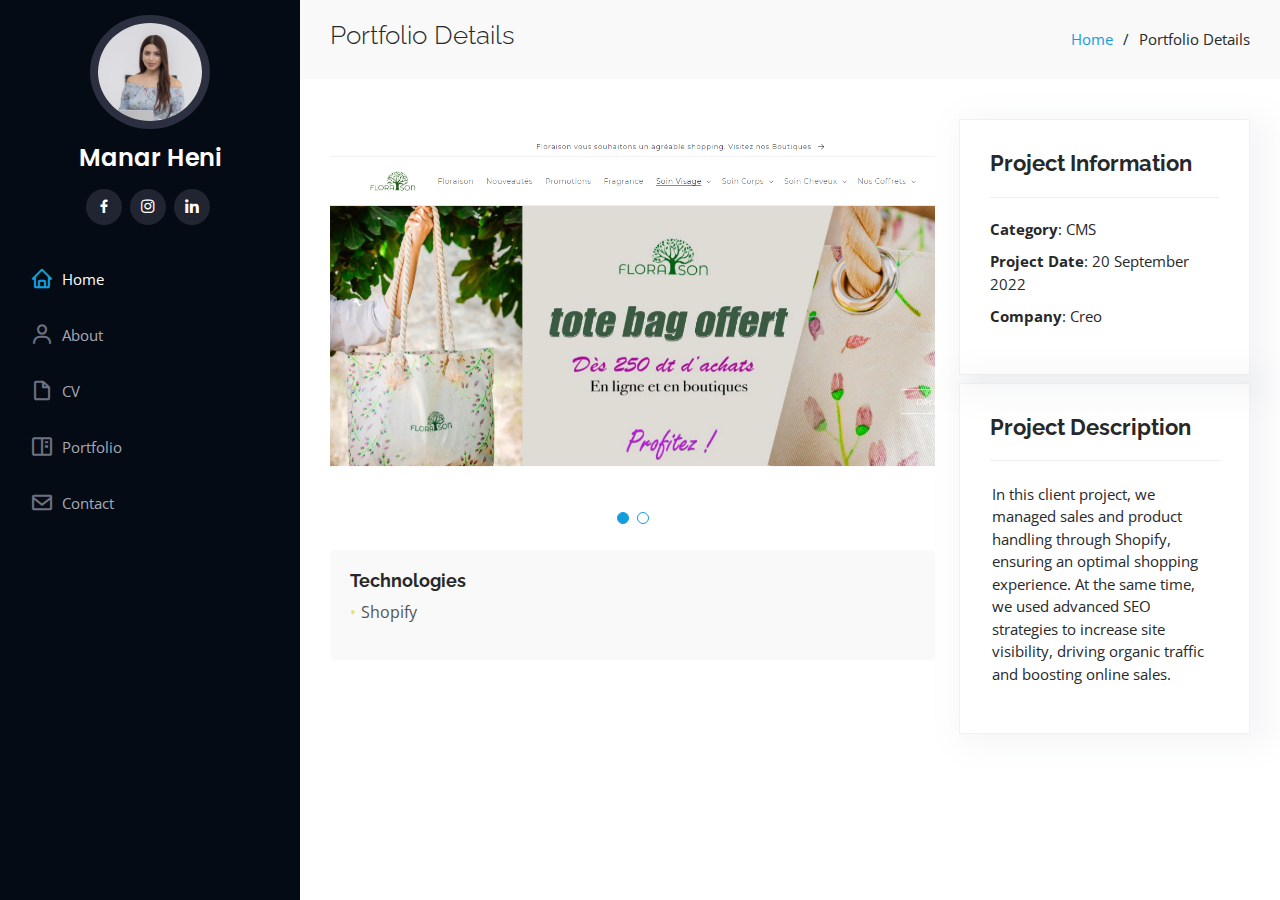
<file: floraison.html>
<!DOCTYPE html>
<html lang="en">

<head>
  <meta charset="utf-8">
  <meta content="width=device-width, initial-scale=1.0" name="viewport">

  <title>Portfolio Details </title>
  <meta content="" name="description">
  <meta content="" name="keywords">

  <!-- Favicons -->
  <link href="assets/img/favicon.png" rel="icon">
  <link href="assets/img/apple-touch-icon.png" rel="apple-touch-icon">

  <!-- Google Fonts -->
  <link href="https://fonts.googleapis.com/css?family=Open+Sans:300,300i,400,400i,600,600i,700,700i|Raleway:300,300i,400,400i,500,500i,600,600i,700,700i|Poppins:300,300i,400,400i,500,500i,600,600i,700,700i" rel="stylesheet">

  <!-- Vendor CSS Files -->
  <link href="assets/vendor/aos/aos.css" rel="stylesheet">
  <link href="assets/vendor/bootstrap/css/bootstrap.min.css" rel="stylesheet">
  <link href="assets/vendor/bootstrap-icons/bootstrap-icons.css" rel="stylesheet">
  <link href="assets/vendor/boxicons/css/boxicons.min.css" rel="stylesheet">
  <link href="assets/vendor/glightbox/css/glightbox.min.css" rel="stylesheet">
  <link href="assets/vendor/swiper/swiper-bundle.min.css" rel="stylesheet">

  <!-- Template Main CSS File -->
  <link href="assets/css/style.css" rel="stylesheet">

  <!-- =======================================================
  * Template Name: iPortfolio
  * Updated: May 30 2023 with Bootstrap v5.3.0
  * Template URL: https://bootstrapmade.com/iportfolio-bootstrap-portfolio-websites-template/
  * Author: BootstrapMade.com
  * License: https://bootstrapmade.com/license/
  ======================================================== -->
</head>

<body>

  <!-- ======= Mobile nav toggle button ======= -->
  <i class="bi bi-list mobile-nav-toggle d-xl-none"></i>

  <!-- ======= Header ======= -->
  <header id="header">
    <div class="d-flex flex-column">

      <div class="profile">
        <img src="/assets/img/profile-img.jpg" alt="" class="img-fluid rounded-circle">
        <h1 class="text-light"><a href="index.html">Manar Heni</a></h1>
        <div class="social-links mt-3 text-center">
          <!-- <a href="#" class="twitter"><i class="bx bxl-twitter"></i></a> -->
          <a href="#" class="facebook"><i class="bx bxl-facebook"></i></a>
          <a href="#" class="instagram"><i class="bx bxl-instagram"></i></a>
          <!-- <a href="#" class="google-plus"><i class="bx bxl-skype"></i></a> -->
          <a href="#" class="linkedin"><i class="bx bxl-linkedin"></i></a>
        </div>
      </div>

      <nav id="navbar" class="nav-menu navbar">
        <ul>
          <li><a href="index.html#hero" class="nav-link scrollto active"><i class="bx bx-home"></i> <span id="homeLink">Home</span></a></li>
          <li><a href="index.html#about" class="nav-link scrollto"><i class="bx bx-user"></i> <span id="aboutLink">About</span></a></li>
          <li><a href="index.html#resume" class="nav-link scrollto"><i class="bx bx-file-blank"></i> <span id="resumeLink">CV</span></a></li>
          <li><a href="index.html#portfolio" class="nav-link scrollto"><i class="bx bx-book-content"></i> <span id="portfolioLink">Portfolio</span></a></li>
          <li><a href="index.html#contact" class="nav-link scrollto"><i class="bx bx-envelope"></i> <span id="contactLink">Contact</span></a></li>          
        </ul>
      </nav><!-- .nav-menu -->
    </div>
  </header><!-- End Header -->

  <main id="main">

    <!-- ======= Breadcrumbs ======= -->
    <section id="breadcrumbs" class="breadcrumbs">
      <div class="container">

        <div class="d-flex justify-content-between align-items-center">
          <h2>Portfolio Details</h2>
          <ol>
            <li><a href="index.html">Home</a></li>
            <li>Portfolio Details</li>
          </ol>
        </div>

      </div>
    </section><!-- End Breadcrumbs -->

    <!-- ======= Portfolio Details Section ======= -->
    <section id="portfolio-details" class="portfolio-details">
      <div class="container">

        <div class="row gy-4">

          <div class="col-lg-8">
            <div class="portfolio-details-slider swiper">
              <div class="swiper-wrapper align-items-center">

                <div class="swiper-slide">
                  <img src="assets/img/portfolio/floraison.png" alt="">
                </div>
                <div class="swiper-slide">
                  <img src="assets/img/portfolio/shopify.png" alt="">
                </div>

              </div>
              
            <div class="swiper-pagination"></div>
            </div>

            <div class="technologies-section">
              <h5>Technologies</h5>
                <ul class="technologies-list"> 
                  <li>Shopify</li>
                </ul>
            </div>

          </div>

          <div class="col-lg-4">
            <div class="portfolio-info">
              <h3>Project Information</h3>
              <ul>
                <li><strong>Category</strong>: CMS</li>
                <li><strong>Project Date</strong>: 20 September 2022</li>
                <li><strong>Company</strong>: Creo</li>
              </ul>
            </div>
            <div class="portfolio-description">
              <h3>Project Description</h3>
              <p>
                In this client project, we managed sales and product handling through Shopify, ensuring an optimal shopping experience. At the same time, we used advanced SEO strategies to increase site visibility, driving organic traffic and boosting online sales.
              </p>
            </div>
          </div>

        </div>

      </div>
    </section><!-- End Portfolio Details Section -->

  </main>

  <!-- End #main -->

  <!-- ======= Footer ======= -->
  <!-- <footer id="footer">
    <div class="container">
      <div class="copyright">
        &copy; Copyright <strong><span>iPortfolio</span></strong>
      </div>
      <div class="credits">
        <!-- All the links in the footer should remain intact. -->
        <!-- You can delete the links only if you purchased the pro version. -->
        <!-- Licensing information: https://bootstrapmade.com/license/ -->
        <!-- Purchase the pro version with working PHP/AJAX contact form: https://bootstrapmade.com/iportfolio-bootstrap-portfolio-websites-template/ -->
        
      </div>
    </div> -->
  </footer><!-- End  Footer -->

  <a href="#" class="back-to-top d-flex align-items-center justify-content-center"><i class="bi bi-arrow-up-short"></i></a>

  <!-- Vendor JS Files -->
  <script src="assets/vendor/purecounter/purecounter_vanilla.js"></script>
  <script src="assets/vendor/aos/aos.js"></script>
  <script src="assets/vendor/bootstrap/js/bootstrap.bundle.min.js"></script>
  <script src="assets/vendor/glightbox/js/glightbox.min.js"></script>
  <script src="assets/vendor/isotope-layout/isotope.pkgd.min.js"></script>
  <script src="assets/vendor/swiper/swiper-bundle.min.js"></script>
  <script src="assets/vendor/typed.js/typed.umd.js"></script>
  <script src="assets/vendor/waypoints/noframework.waypoints.js"></script>
  <script src="assets/vendor/php-email-form/validate.js"></script>

  <!-- Template Main JS File -->
  <script src="assets/js/main.js"></script>

</body>

</html>
<script>
  // Récupérer le bouton par son ID
  // const githubButton = document.getElementById("githubButton");

  // // Ajouter un écouteur d'événement pour le clic sur le bouton
  // githubButton.addEventListener("click", function() {
  //   // Rediriger vers la page de l'URL GitHub
  //   window.location.href = "https://github.com/manarheni/WGDecoration";
  // });

//   const figmaButton = document.getElementById("figmaButton");

// // Ajouter un écouteur d'événement pour le clic sur le bouton
// figmaButton.addEventListener("click", function() {
//   // Rediriger vers la page de l'URL GitHub
//   window.location.href = "https://www.figma.com/file/UIy4lfVN7mPJg9ZuBOWzh7/KHADOUJA-PLATFORME-team-library?type=design&mode=design&t=U62H4TEW6hHSGg6Y-1";
// });


</script>

<!-- Add this script tag at the end of the body or in the head section of your HTML file -->
<script>
  // Get all anchor tags with the specified class names
  const facebookLink = document.querySelector('.facebook');
  const instagramLink = document.querySelector('.instagram');
  const linkedinLink = document.querySelector('.linkedin');

  // Function to handle the click event for each link
  function handleClick(event) {
    event.preventDefault(); // Prevent the default behavior of the anchor tag (i.e., navigating to the href)

    // Get the class name of the clicked link
    const className = event.currentTarget.className;

    // Redirect to the appropriate URL based on the class name
    switch (className) {
      case 'facebook':
        window.location.href = 'https://www.facebook.com/manarheni848/'; // Replace with your Facebook URL
        break;
      case 'instagram':
        window.location.href = 'https://www.instagram.com/manarheni'; // Replace with your Instagram URL
        break;
      case 'linkedin':
        window.location.href = 'https://www.linkedin.com/in/manar-heni-52113117a/'; // Replace with your LinkedIn URL
        break;
      // Add more cases for other social media links if needed
    }
  }

  // Add click event listeners to each link
  facebookLink.addEventListener('click', handleClick);
  instagramLink.addEventListener('click', handleClick);
  linkedinLink.addEventListener('click', handleClick);
</script>
</file>
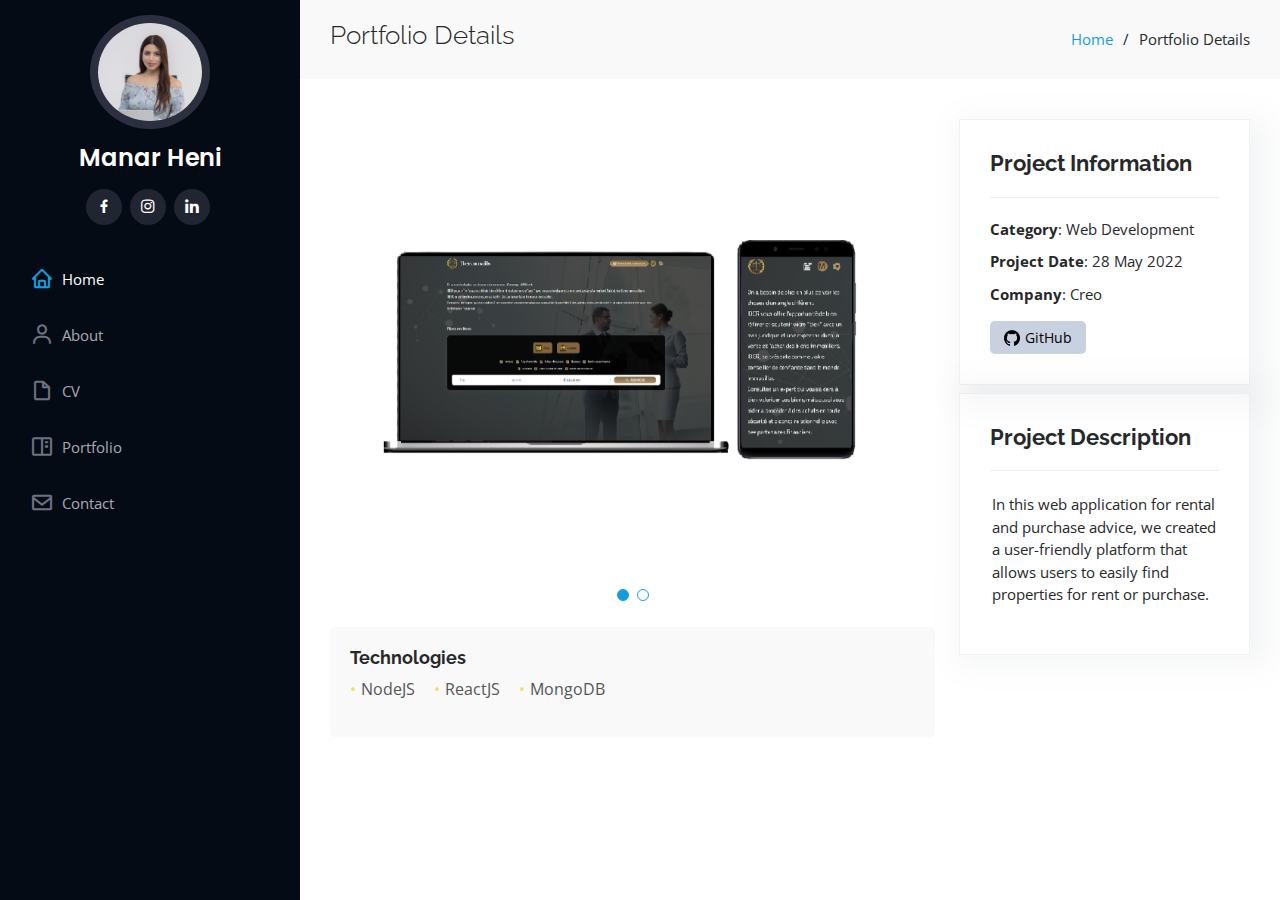
<file: iberConseils.html>
<!DOCTYPE html>
<html lang="en">

<head>
  <meta charset="utf-8">
  <meta content="width=device-width, initial-scale=1.0" name="viewport">

  <title>Portfolio Details </title>
  <meta content="" name="description">
  <meta content="" name="keywords">

  <!-- Favicons -->
  <link href="assets/img/favicon.png" rel="icon">
  <link href="assets/img/apple-touch-icon.png" rel="apple-touch-icon">

  <!-- Google Fonts -->
  <link href="https://fonts.googleapis.com/css?family=Open+Sans:300,300i,400,400i,600,600i,700,700i|Raleway:300,300i,400,400i,500,500i,600,600i,700,700i|Poppins:300,300i,400,400i,500,500i,600,600i,700,700i" rel="stylesheet">

  <!-- Vendor CSS Files -->
  <link href="assets/vendor/aos/aos.css" rel="stylesheet">
  <link href="assets/vendor/bootstrap/css/bootstrap.min.css" rel="stylesheet">
  <link href="assets/vendor/bootstrap-icons/bootstrap-icons.css" rel="stylesheet">
  <link href="assets/vendor/boxicons/css/boxicons.min.css" rel="stylesheet">
  <link href="assets/vendor/glightbox/css/glightbox.min.css" rel="stylesheet">
  <link href="assets/vendor/swiper/swiper-bundle.min.css" rel="stylesheet">

  <!-- Template Main CSS File -->
  <link href="assets/css/style.css" rel="stylesheet">

  <!-- =======================================================
  * Template Name: iPortfolio
  * Updated: May 30 2023 with Bootstrap v5.3.0
  * Template URL: https://bootstrapmade.com/iportfolio-bootstrap-portfolio-websites-template/
  * Author: BootstrapMade.com
  * License: https://bootstrapmade.com/license/
  ======================================================== -->
</head>

<body>

  <!-- ======= Mobile nav toggle button ======= -->
  <i class="bi bi-list mobile-nav-toggle d-xl-none"></i>

  <!-- ======= Header ======= -->
  <header id="header">
    <div class="d-flex flex-column">

      <div class="profile">
        <img src="/assets/img/profile-img.jpg" alt="" class="img-fluid rounded-circle">
        <h1 class="text-light"><a href="index.html">Manar Heni</a></h1>
        <div class="social-links mt-3 text-center">
          <!-- <a href="#" class="twitter"><i class="bx bxl-twitter"></i></a> -->
          <a href="#" class="facebook"><i class="bx bxl-facebook"></i></a>
          <a href="#" class="instagram"><i class="bx bxl-instagram"></i></a>
          <!-- <a href="#" class="google-plus"><i class="bx bxl-skype"></i></a> -->
          <a href="#" class="linkedin"><i class="bx bxl-linkedin"></i></a>
        </div>
      </div>

      <nav id="navbar" class="nav-menu navbar">
        <ul>
          <li><a href="index.html#hero" class="nav-link scrollto active"><i class="bx bx-home"></i> <span id="homeLink">Home</span></a></li>
          <li><a href="index.html#about" class="nav-link scrollto"><i class="bx bx-user"></i> <span id="aboutLink">About</span></a></li>
          <li><a href="index.html#resume" class="nav-link scrollto"><i class="bx bx-file-blank"></i> <span id="resumeLink">CV</span></a></li>
          <li><a href="index.html#portfolio" class="nav-link scrollto"><i class="bx bx-book-content"></i> <span id="portfolioLink">Portfolio</span></a></li>
          <li><a href="index.html#contact" class="nav-link scrollto"><i class="bx bx-envelope"></i> <span id="contactLink">Contact</span></a></li>          
        </ul>
      </nav><!-- .nav-menu -->
    </div>
  </header><!-- End Header -->

  <main id="main">

    <!-- ======= Breadcrumbs ======= -->
    <section id="breadcrumbs" class="breadcrumbs">
      <div class="container">

        <div class="d-flex justify-content-between align-items-center">
          <h2>Portfolio Details</h2>
          <ol>
            <li><a href="index.html">Home</a></li>
            <li>Portfolio Details</li>
          </ol>
        </div>

      </div>
    </section><!-- End Breadcrumbs -->

    <!-- ======= Portfolio Details Section ======= -->
    <section id="portfolio-details" class="portfolio-details">
      <div class="container">

        <div class="row gy-4">

          <div class="col-lg-8">
            <div class="portfolio-details-slider swiper">
              <div class="swiper-wrapper align-items-center">

                <div class="swiper-slide">
                  <img src="assets/img/portfolio/iber/iberc.png" alt="">
                </div>
                <div class="swiper-slide">
                  <img src="assets/img/portfolio/iber/ibrc1.png" alt="">
                </div>
              </div>
              
            <div class="swiper-pagination"></div>
            </div>

            <div class="technologies-section">
              <h5>Technologies</h5>
                <ul class="technologies-list"> 
                  <li>NodeJS</li>
                  <li>ReactJS</li>
                  <li>MongoDB</li>
                </ul>
            </div>

          </div>

          <div class="col-lg-4">
            <div class="portfolio-info">
              <h3>Project Information</h3>
              <ul>
                <li><strong>Category</strong>: Web Development</li>
                <li><strong>Project Date</strong>: 28 May 2022</li>
                <li><strong>Company</strong>: Creo</li>
              </ul>
                <button id="githubButton">
                  <i class="fab fa-github"></i> 
                  <img src="assets/img/github (1).png" alt="GitHub Icon" width="16" height="16">
                  GitHub
                </button>
            </div>
            <div class="portfolio-description">
              <h3>Project Description</h3>
              <p>
                In this web application for rental and purchase advice, we created a user-friendly platform that allows users to easily find properties for rent or purchase.
              </p>
            </div>
          </div>

        </div>

      </div>
    </section><!-- End Portfolio Details Section -->

</main>
<!-- End #main -->

  <!-- ======= Footer ======= -->
  <!-- <footer id="footer">
    <div class="container">
      <div class="copyright">
        &copy; Copyright <strong><span>iPortfolio</span></strong>
      </div>
      <div class="credits">
        <!-- All the links in the footer should remain intact. -->
        <!-- You can delete the links only if you purchased the pro version. -->
        <!-- Licensing information: https://bootstrapmade.com/license/ -->
        <!-- Purchase the pro version with working PHP/AJAX contact form: https://bootstrapmade.com/iportfolio-bootstrap-portfolio-websites-template/ -->
        
      </div>
    </div> -->
  </footer><!-- End  Footer -->

  <a href="#" class="back-to-top d-flex align-items-center justify-content-center"><i class="bi bi-arrow-up-short"></i></a>

  <!-- Vendor JS Files -->
  <script src="assets/vendor/purecounter/purecounter_vanilla.js"></script>
  <script src="assets/vendor/aos/aos.js"></script>
  <script src="assets/vendor/bootstrap/js/bootstrap.bundle.min.js"></script>
  <script src="assets/vendor/glightbox/js/glightbox.min.js"></script>
  <script src="assets/vendor/isotope-layout/isotope.pkgd.min.js"></script>
  <script src="assets/vendor/swiper/swiper-bundle.min.js"></script>
  <script src="assets/vendor/typed.js/typed.umd.js"></script>
  <script src="assets/vendor/waypoints/noframework.waypoints.js"></script>
  <script src="assets/vendor/php-email-form/validate.js"></script>

  <!-- Template Main JS File -->
  <script src="assets/js/main.js"></script>

</body>

</html>
<script>
  // Récupérer le bouton par son ID
  const githubButton = document.getElementById("githubButton");

  // Ajouter un écouteur d'événement pour le clic sur le bouton
  githubButton.addEventListener("click", function() {
    // Rediriger vers la page de l'URL GitHub
    window.location.href = "https://github.com/manarheni/iber-conseils";
  });



</script>

<!-- Add this script tag at the end of the body or in the head section of your HTML file -->
<script>
  // Get all anchor tags with the specified class names
  const facebookLink = document.querySelector('.facebook');
  const instagramLink = document.querySelector('.instagram');
  const linkedinLink = document.querySelector('.linkedin');

  // Function to handle the click event for each link
  function handleClick(event) {
    event.preventDefault(); // Prevent the default behavior of the anchor tag (i.e., navigating to the href)

    // Get the class name of the clicked link
    const className = event.currentTarget.className;

    // Redirect to the appropriate URL based on the class name
    switch (className) {
      case 'facebook':
        window.location.href = 'https://www.facebook.com/manarheni848/'; // Replace with your Facebook URL
        break;
      case 'instagram':
        window.location.href = 'https://www.instagram.com/manarheni'; // Replace with your Instagram URL
        break;
      case 'linkedin':
        window.location.href = 'https://www.linkedin.com/in/manar-heni-52113117a/'; // Replace with your LinkedIn URL
        break;
      // Add more cases for other social media links if needed
    }
  }

  // Add click event listeners to each link
  facebookLink.addEventListener('click', handleClick);
  instagramLink.addEventListener('click', handleClick);
  linkedinLink.addEventListener('click', handleClick);
</script>
</file>
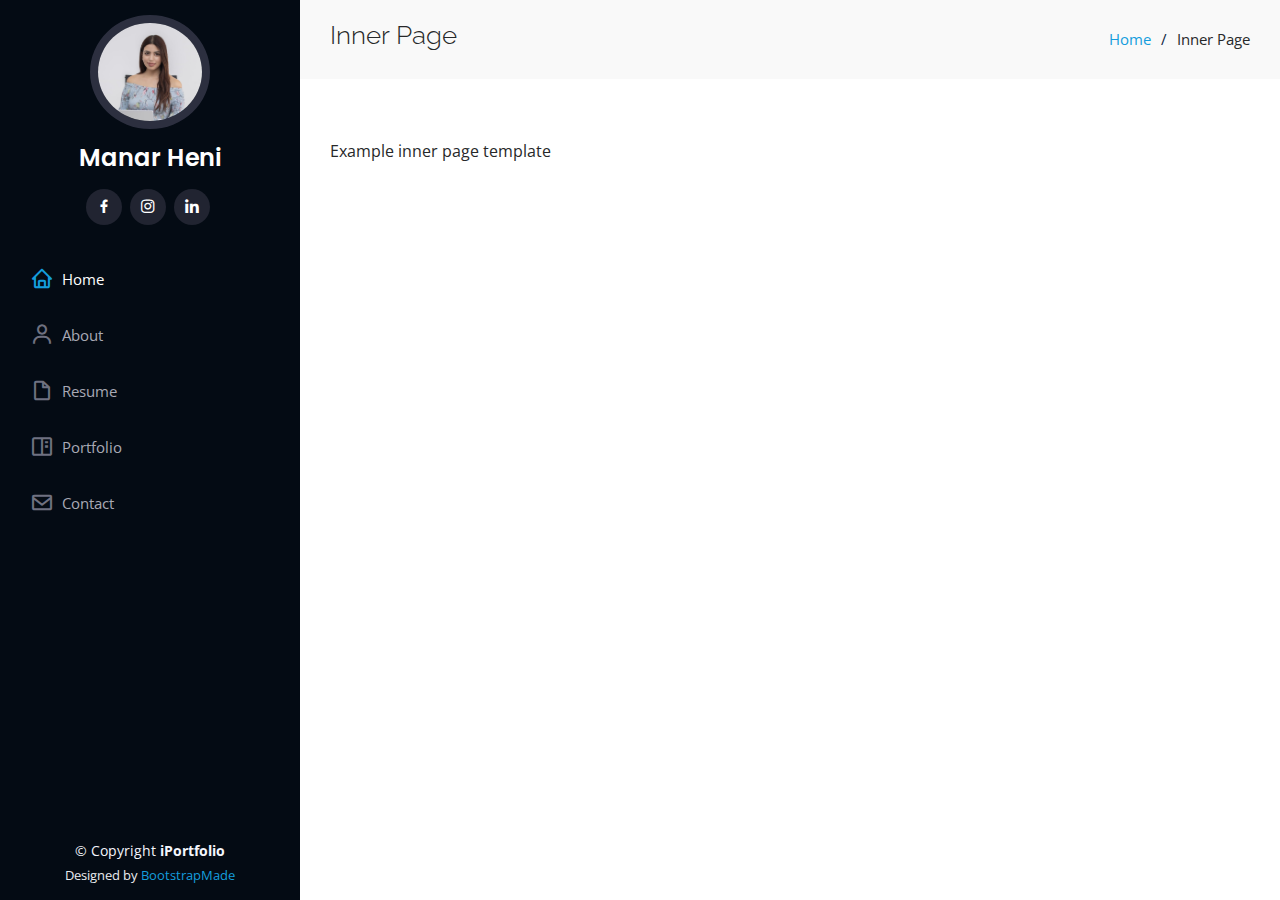
<file: inner-page.html>
<!DOCTYPE html>
<html lang="en">

<head>
  <meta charset="utf-8">
  <meta content="width=device-width, initial-scale=1.0" name="viewport">

  <title>Inner Page - iPortfolio Bootstrap Template</title>
  <meta content="" name="description">
  <meta content="" name="keywords">

  <!-- Favicons -->
  <link href="assets/img/favicon.png" rel="icon">
  <link href="assets/img/apple-touch-icon.png" rel="apple-touch-icon">

  <!-- Google Fonts -->
  <link href="https://fonts.googleapis.com/css?family=Open+Sans:300,300i,400,400i,600,600i,700,700i|Raleway:300,300i,400,400i,500,500i,600,600i,700,700i|Poppins:300,300i,400,400i,500,500i,600,600i,700,700i" rel="stylesheet">

  <!-- Vendor CSS Files -->
  <link href="assets/vendor/aos/aos.css" rel="stylesheet">
  <link href="assets/vendor/bootstrap/css/bootstrap.min.css" rel="stylesheet">
  <link href="assets/vendor/bootstrap-icons/bootstrap-icons.css" rel="stylesheet">
  <link href="assets/vendor/boxicons/css/boxicons.min.css" rel="stylesheet">
  <link href="assets/vendor/glightbox/css/glightbox.min.css" rel="stylesheet">
  <link href="assets/vendor/swiper/swiper-bundle.min.css" rel="stylesheet">

  <!-- Template Main CSS File -->
  <link href="assets/css/style.css" rel="stylesheet">

  <!-- =======================================================
  * Template Name: iPortfolio
  * Updated: May 30 2023 with Bootstrap v5.3.0
  * Template URL: https://bootstrapmade.com/iportfolio-bootstrap-portfolio-websites-template/
  * Author: BootstrapMade.com
  * License: https://bootstrapmade.com/license/
  ======================================================== -->
</head>

<body>

  <!-- ======= Mobile nav toggle button ======= -->
  <i class="bi bi-list mobile-nav-toggle d-xl-none"></i>

  <!-- ======= Header ======= -->
  <header id="header">
    <div class="d-flex flex-column">

      <div class="profile">
        <img src="assets/img/profile-img.jpg" alt="" class="img-fluid rounded-circle">
        <h1 class="text-light"><a href="index.html">Manar Heni</a></h1>
        <div class="social-links mt-3 text-center">
          <!-- <a href="#" class="twitter"><i class="bx bxl-twitter"></i></a> -->
          <a href="#" class="facebook"><i class="bx bxl-facebook"></i></a>
          <a href="#" class="instagram"><i class="bx bxl-instagram"></i></a>
          <!-- <a href="#" class="google-plus"><i class="bx bxl-skype"></i></a> -->
          <a href="#" class="linkedin"><i class="bx bxl-linkedin"></i></a>
        </div>
      </div>

      <nav id="navbar" class="nav-menu navbar">
        <ul>
          <li><a href="#hero" class="nav-link scrollto active"><i class="bx bx-home"></i> <span>Home</span></a></li>
          <li><a href="#about" class="nav-link scrollto"><i class="bx bx-user"></i> <span>About</span></a></li>
          <li><a href="#resume" class="nav-link scrollto"><i class="bx bx-file-blank"></i> <span>Resume</span></a></li>
          <li><a href="#portfolio" class="nav-link scrollto"><i class="bx bx-book-content"></i> <span>Portfolio</span></a></li>
          <!-- <li><a href="#services" class="nav-link scrollto"><i class="bx bx-server"></i> <span>Services</span></a></li> -->
          <li><a href="#contact" class="nav-link scrollto"><i class="bx bx-envelope"></i> <span>Contact</span></a></li>
        </ul>
      </nav><!-- .nav-menu -->
    </div>
  </header><!-- End Header -->

  <main id="main">

    <!-- ======= Breadcrumbs ======= -->
    <section class="breadcrumbs">
      <div class="container">

        <div class="d-flex justify-content-between align-items-center">
          <h2>Inner Page</h2>
          <ol>
            <li><a href="index.html">Home</a></li>
            <li>Inner Page</li>
          </ol>
        </div>

      </div>
    </section><!-- End Breadcrumbs -->

    <section class="inner-page">
      <div class="container">
        <p>
          Example inner page template
        </p>
      </div>
    </section>

  </main><!-- End #main -->

  <!-- ======= Footer ======= -->
  <footer id="footer">
    <div class="container">
      <div class="copyright">
        &copy; Copyright <strong><span>iPortfolio</span></strong>
      </div>
      <div class="credits">
        <!-- All the links in the footer should remain intact. -->
        <!-- You can delete the links only if you purchased the pro version. -->
        <!-- Licensing information: https://bootstrapmade.com/license/ -->
        <!-- Purchase the pro version with working PHP/AJAX contact form: https://bootstrapmade.com/iportfolio-bootstrap-portfolio-websites-template/ -->
        Designed by <a href="https://bootstrapmade.com/">BootstrapMade</a>
      </div>
    </div>
  </footer><!-- End  Footer -->

  <a href="#" class="back-to-top d-flex align-items-center justify-content-center"><i class="bi bi-arrow-up-short"></i></a>

  <!-- Vendor JS Files -->
  <script src="assets/vendor/purecounter/purecounter_vanilla.js"></script>
  <script src="assets/vendor/aos/aos.js"></script>
  <script src="assets/vendor/bootstrap/js/bootstrap.bundle.min.js"></script>
  <script src="assets/vendor/glightbox/js/glightbox.min.js"></script>
  <script src="assets/vendor/isotope-layout/isotope.pkgd.min.js"></script>
  <script src="assets/vendor/swiper/swiper-bundle.min.js"></script>
  <script src="assets/vendor/typed.js/typed.umd.js"></script>
  <script src="assets/vendor/waypoints/noframework.waypoints.js"></script>
  <script src="assets/vendor/php-email-form/validate.js"></script>

  <!-- Template Main JS File -->
  <script src="assets/js/main.js"></script>
</script>

<!-- Add this script tag at the end of the body or in the head section of your HTML file -->
<script>
  // Get all anchor tags with the specified class names
  const facebookLink = document.querySelector('.facebook');
  const instagramLink = document.querySelector('.instagram');
  const linkedinLink = document.querySelector('.linkedin');

  // Function to handle the click event for each link
  function handleClick(event) {
    event.preventDefault(); // Prevent the default behavior of the anchor tag (i.e., navigating to the href)

    // Get the class name of the clicked link
    const className = event.currentTarget.className;

    // Redirect to the appropriate URL based on the class name
    switch (className) {
      case 'facebook':
        window.location.href = 'https://www.facebook.com/manarheni848/'; // Replace with your Facebook URL
        break;
      case 'instagram':
        window.location.href = 'https://www.instagram.com/manarheni'; // Replace with your Instagram URL
        break;
      case 'linkedin':
        window.location.href = 'https://www.linkedin.com/in/manar-heni-52113117a/'; // Replace with your LinkedIn URL
        break;
      // Add more cases for other social media links if needed
    }
  }

  // Add click event listeners to each link
  facebookLink.addEventListener('click', handleClick);
  instagramLink.addEventListener('click', handleClick);
  linkedinLink.addEventListener('click', handleClick);
</script>

</body>

</html>
</file>
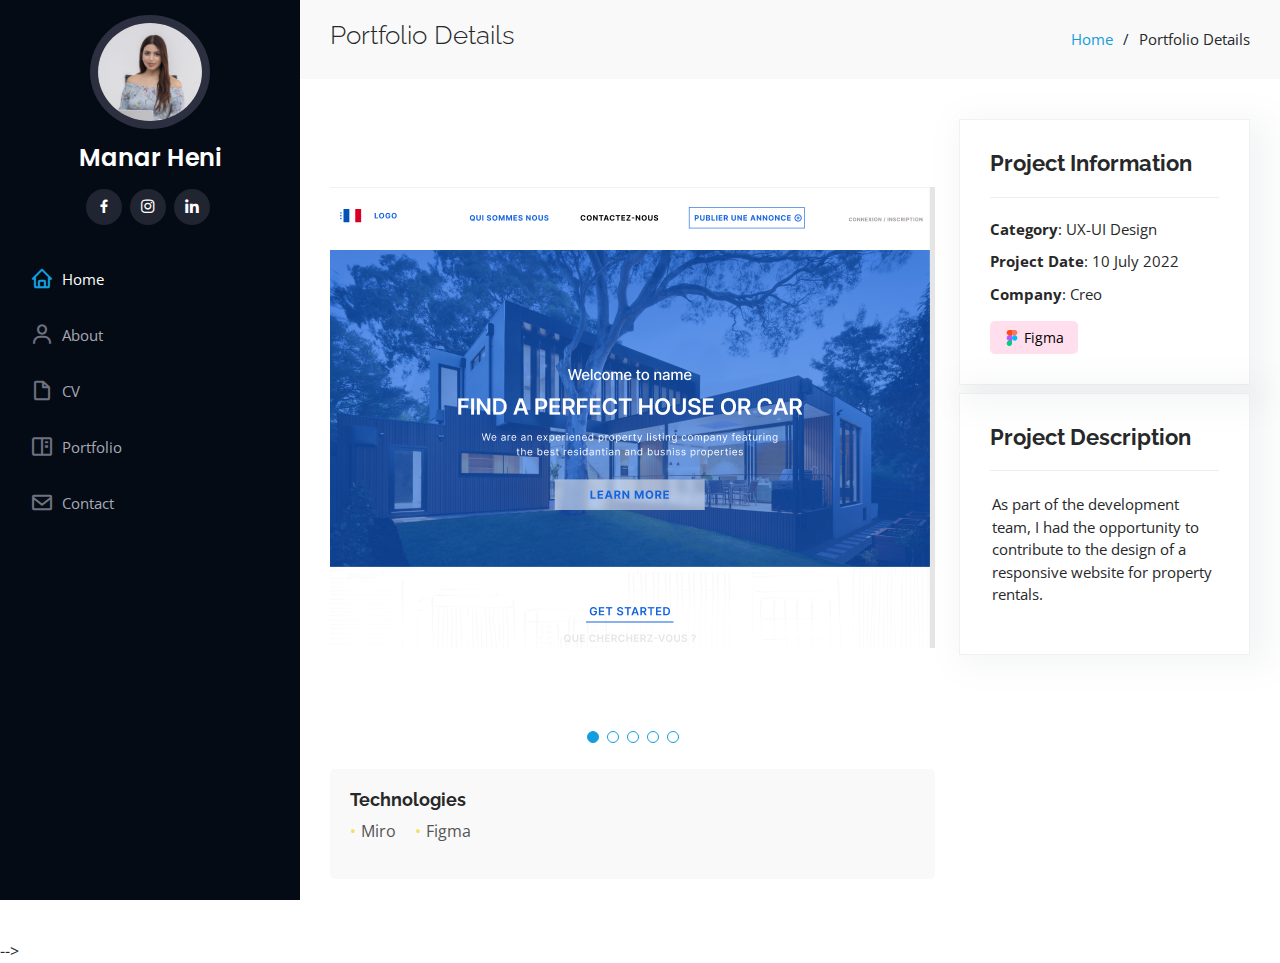
<file: khadouja.html>
<!DOCTYPE html>
<html lang="en">

<head>
  <meta charset="utf-8">
  <meta content="width=device-width, initial-scale=1.0" name="viewport">

  <title>Portfolio Details </title>
  <meta content="" name="description">
  <meta content="" name="keywords">

  <!-- Favicons -->
  <link href="assets/img/favicon.png" rel="icon">
  <link href="assets/img/apple-touch-icon.png" rel="apple-touch-icon">

  <!-- Google Fonts -->
  <link href="https://fonts.googleapis.com/css?family=Open+Sans:300,300i,400,400i,600,600i,700,700i|Raleway:300,300i,400,400i,500,500i,600,600i,700,700i|Poppins:300,300i,400,400i,500,500i,600,600i,700,700i" rel="stylesheet">

  <!-- Vendor CSS Files -->
  <link href="assets/vendor/aos/aos.css" rel="stylesheet">
  <link href="assets/vendor/bootstrap/css/bootstrap.min.css" rel="stylesheet">
  <link href="assets/vendor/bootstrap-icons/bootstrap-icons.css" rel="stylesheet">
  <link href="assets/vendor/boxicons/css/boxicons.min.css" rel="stylesheet">
  <link href="assets/vendor/glightbox/css/glightbox.min.css" rel="stylesheet">
  <link href="assets/vendor/swiper/swiper-bundle.min.css" rel="stylesheet">

  <!-- Template Main CSS File -->
  <link href="assets/css/style.css" rel="stylesheet">

  <!-- =======================================================
  * Template Name: iPortfolio
  * Updated: May 30 2023 with Bootstrap v5.3.0
  * Template URL: https://bootstrapmade.com/iportfolio-bootstrap-portfolio-websites-template/
  * Author: BootstrapMade.com
  * License: https://bootstrapmade.com/license/
  ======================================================== -->
</head>

<body>

  <!-- ======= Mobile nav toggle button ======= -->
  <i class="bi bi-list mobile-nav-toggle d-xl-none"></i>

  <!-- ======= Header ======= -->
  <header id="header">
    <div class="d-flex flex-column">

      <div class="profile">
        <img src="/assets/img/profile-img.jpg" alt="" class="img-fluid rounded-circle">
        <h1 class="text-light"><a href="index.html">Manar Heni</a></h1>
        <div class="social-links mt-3 text-center">
          <!-- <a href="#" class="twitter"><i class="bx bxl-twitter"></i></a> -->
          <a href="#" class="facebook"><i class="bx bxl-facebook"></i></a>
          <a href="#" class="instagram"><i class="bx bxl-instagram"></i></a>
          <!-- <a href="#" class="google-plus"><i class="bx bxl-skype"></i></a> -->
          <a href="#" class="linkedin"><i class="bx bxl-linkedin"></i></a>
        </div>
      </div>

      <nav id="navbar" class="nav-menu navbar">
        <ul>
          <li><a href="index.html#hero" class="nav-link scrollto active"><i class="bx bx-home"></i> <span id="homeLink">Home</span></a></li>
          <li><a href="index.html#about" class="nav-link scrollto"><i class="bx bx-user"></i> <span id="aboutLink">About</span></a></li>
          <li><a href="index.html#resume" class="nav-link scrollto"><i class="bx bx-file-blank"></i> <span id="resumeLink">CV</span></a></li>
          <li><a href="index.html#portfolio" class="nav-link scrollto"><i class="bx bx-book-content"></i> <span id="portfolioLink">Portfolio</span></a></li>
          <li><a href="index.html#contact" class="nav-link scrollto"><i class="bx bx-envelope"></i> <span id="contactLink">Contact</span></a></li>
        </ul>
      </nav><!-- .nav-menu -->
    </div>
  </header><!-- End Header -->

  <main id="main">

    <!-- ======= Breadcrumbs ======= -->
    <section id="breadcrumbs" class="breadcrumbs">
      <div class="container">

        <div class="d-flex justify-content-between align-items-center">
          <h2>Portfolio Details</h2>
          <ol>
            <li><a href="index.html">Home</a></li>
            <li>Portfolio Details</li>
          </ol>
        </div>

      </div>
    </section><!-- End Breadcrumbs -->

    <!-- ======= Portfolio Details Section ======= -->
    <section id="portfolio-details" class="portfolio-details">
      <div class="container">

        <div class="row gy-4">

          <div class="col-lg-8">
            <div class="portfolio-details-slider swiper">
              <div class="swiper-wrapper align-items-center">

                <div class="swiper-slide">
                  <img src="assets/img/portfolio/khadouja/1.png" alt="">
                </div>
                <div class="swiper-slide">
                  <img src="assets/img/portfolio/khadouja/2.png" alt="">
                </div>
                <div class="swiper-slide">
                  <img src="assets/img/portfolio/khadouja/3.png" alt="">
                </div>
                <div class="swiper-slide">
                  <img src="assets/img/portfolio/khadouja/4.png" alt="">
                </div>
                <div class="swiper-slide">
                  <img src="assets/img/portfolio/khadouja/5.png" alt="">
                </div>
              </div>
              
            <div class="swiper-pagination"></div>
            </div>

            <div class="technologies-section">
              <h5>Technologies</h5>
                <ul class="technologies-list"> 
                  <li>Miro</li>
                  <li>Figma</li>
                </ul>
            </div>

          </div>

          <div class="col-lg-4">
            <div class="portfolio-info">
              <h3>Project Information</h3>
              <ul>
                <li><strong>Category</strong>: UX-UI Design</li>
                <li><strong>Project Date</strong>: 10 July 2022</li>
                <li><strong>Company</strong>: Creo</li>
              </ul>
              <div class="portfoliobuttons">
                <button id="figmaButton">
                  <i class="fab fa-github"></i> 
                  <img src="assets/img/figma.png" alt="Figma Icon" width="16" height="16">
                  &nbsp;Figma
                </button>
              </div>
            </div>
            <div class="portfolio-description">
              <h3>Project Description</h3>
              <p>
                As part of the development team, I had the opportunity to contribute to the design of a responsive website for property rentals.
              </p>
            </div>
          </div>

        </div>

      </div>
    </section><!-- End Portfolio Details Section -->

</main>
<!-- End #main -->

  <!-- ======= Footer ======= -->
  <!-- <footer id="footer">
    <div class="container">
      <div class="copyright">
        &copy; Copyright <strong><span>iPortfolio</span></strong>
      </div>
      <div class="credits">
        <!-- All the links in the footer should remain intact. -->
        <!-- You can delete the links only if you purchased the pro version. -->
        <!-- Licensing information: https://bootstrapmade.com/license/ -->
        <!-- Purchase the pro version with working PHP/AJAX contact form: https://bootstrapmade.com/iportfolio-bootstrap-portfolio-websites-template/ -->
        
      </div>
    </div> -->
  </footer><!-- End  Footer -->

  <a href="#" class="back-to-top d-flex align-items-center justify-content-center"><i class="bi bi-arrow-up-short"></i></a>

  <!-- Vendor JS Files -->
  <script src="assets/vendor/purecounter/purecounter_vanilla.js"></script>
  <script src="assets/vendor/aos/aos.js"></script>
  <script src="assets/vendor/bootstrap/js/bootstrap.bundle.min.js"></script>
  <script src="assets/vendor/glightbox/js/glightbox.min.js"></script>
  <script src="assets/vendor/isotope-layout/isotope.pkgd.min.js"></script>
  <script src="assets/vendor/swiper/swiper-bundle.min.js"></script>
  <script src="assets/vendor/typed.js/typed.umd.js"></script>
  <script src="assets/vendor/waypoints/noframework.waypoints.js"></script>
  <script src="assets/vendor/php-email-form/validate.js"></script>

  <!-- Template Main JS File -->
  <script src="assets/js/main.js"></script>

</body>

</html>
<script>
  // Récupérer le bouton par son ID
  // const githubButton = document.getElementById("githubButton");

  // // Ajouter un écouteur d'événement pour le clic sur le bouton
  // githubButton.addEventListener("click", function() {
  //   // Rediriger vers la page de l'URL GitHub
  //   window.location.href = "https://github.com/manarheni/WGDecoration";
  // });

  const figmaButton = document.getElementById("figmaButton");

// Ajouter un écouteur d'événement pour le clic sur le bouton
figmaButton.addEventListener("click", function() {
  // Rediriger vers la page de l'URL GitHub
  window.location.href = "https://www.figma.com/file/UIy4lfVN7mPJg9ZuBOWzh7/KHADOUJA-PLATFORME-team-library?type=design&mode=design&t=U62H4TEW6hHSGg6Y-1";
});


</script>

<!-- Add this script tag at the end of the body or in the head section of your HTML file -->
<script>
  // Get all anchor tags with the specified class names
  const facebookLink = document.querySelector('.facebook');
  const instagramLink = document.querySelector('.instagram');
  const linkedinLink = document.querySelector('.linkedin');

  // Function to handle the click event for each link
  function handleClick(event) {
    event.preventDefault(); // Prevent the default behavior of the anchor tag (i.e., navigating to the href)

    // Get the class name of the clicked link
    const className = event.currentTarget.className;

    // Redirect to the appropriate URL based on the class name
    switch (className) {
      case 'facebook':
        window.location.href = 'https://www.facebook.com/manarheni848/'; // Replace with your Facebook URL
        break;
      case 'instagram':
        window.location.href = 'https://www.instagram.com/manarheni'; // Replace with your Instagram URL
        break;
      case 'linkedin':
        window.location.href = 'https://www.linkedin.com/in/manar-heni-52113117a/'; // Replace with your LinkedIn URL
        break;
      // Add more cases for other social media links if needed
    }
  }

  // Add click event listeners to each link
  facebookLink.addEventListener('click', handleClick);
  instagramLink.addEventListener('click', handleClick);
  linkedinLink.addEventListener('click', handleClick);
</script>
</file>
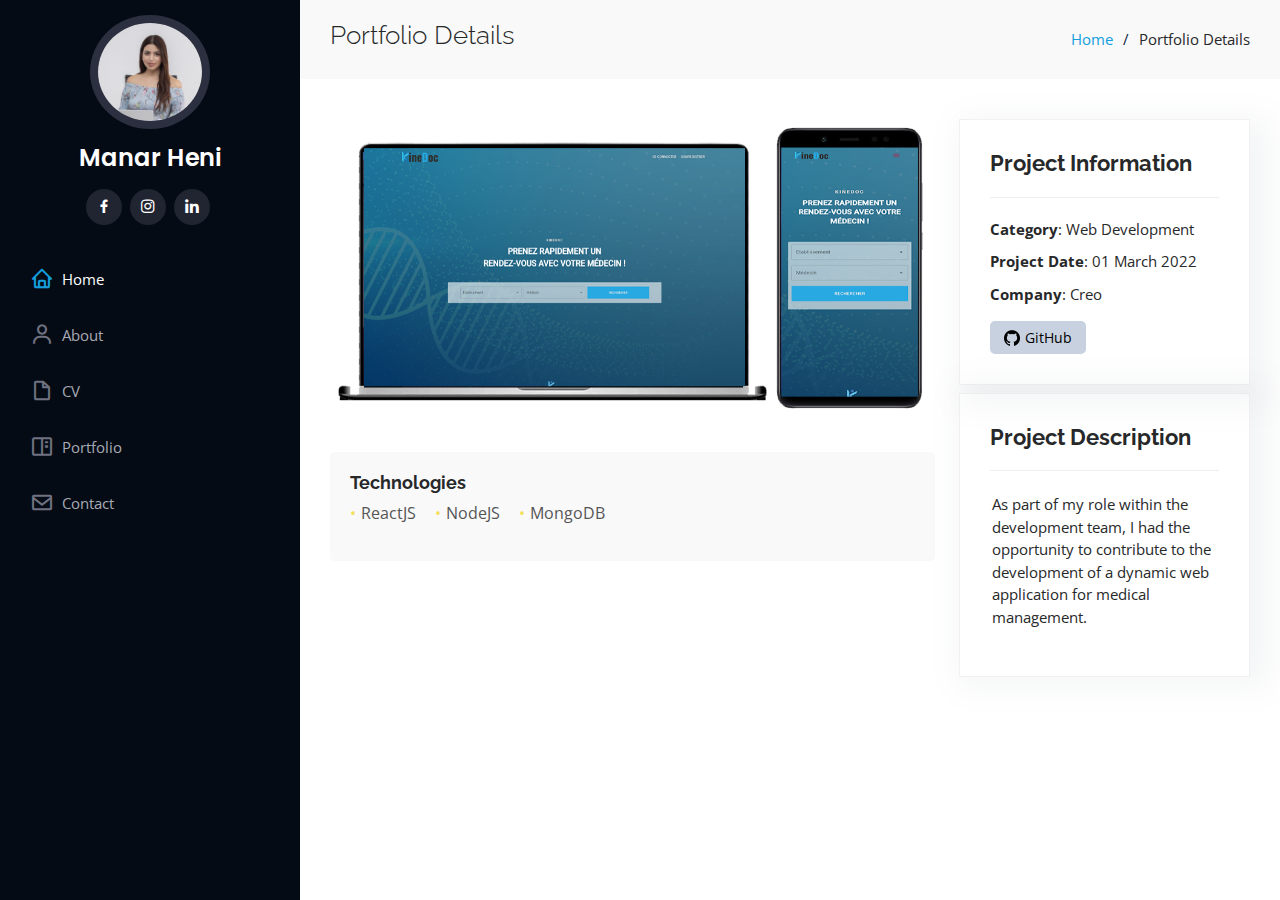
<file: kinedoc.html>
<!DOCTYPE html>
<html lang="en">

<head>
  <meta charset="utf-8">
  <meta content="width=device-width, initial-scale=1.0" name="viewport">

  <title>Portfolio Details </title>
  <meta content="" name="description">
  <meta content="" name="keywords">

  <!-- Favicons -->
  <link href="assets/img/favicon.png" rel="icon">
  <link href="assets/img/apple-touch-icon.png" rel="apple-touch-icon">

  <!-- Google Fonts -->
  <link href="https://fonts.googleapis.com/css?family=Open+Sans:300,300i,400,400i,600,600i,700,700i|Raleway:300,300i,400,400i,500,500i,600,600i,700,700i|Poppins:300,300i,400,400i,500,500i,600,600i,700,700i" rel="stylesheet">

  <!-- Vendor CSS Files -->
  <link href="assets/vendor/aos/aos.css" rel="stylesheet">
  <link href="assets/vendor/bootstrap/css/bootstrap.min.css" rel="stylesheet">
  <link href="assets/vendor/bootstrap-icons/bootstrap-icons.css" rel="stylesheet">
  <link href="assets/vendor/boxicons/css/boxicons.min.css" rel="stylesheet">
  <link href="assets/vendor/glightbox/css/glightbox.min.css" rel="stylesheet">
  <link href="assets/vendor/swiper/swiper-bundle.min.css" rel="stylesheet">

  <!-- Template Main CSS File -->
  <link href="assets/css/style.css" rel="stylesheet">

  <!-- =======================================================
  * Template Name: iPortfolio
  * Updated: May 30 2023 with Bootstrap v5.3.0
  * Template URL: https://bootstrapmade.com/iportfolio-bootstrap-portfolio-websites-template/
  * Author: BootstrapMade.com
  * License: https://bootstrapmade.com/license/
  ======================================================== -->
</head>

<body>

  <!-- ======= Mobile nav toggle button ======= -->
  <i class="bi bi-list mobile-nav-toggle d-xl-none"></i>

  <!-- ======= Header ======= -->
  <header id="header">
    <div class="d-flex flex-column">

      <div class="profile">
        <img src="/assets/img/profile-img.jpg" alt="" class="img-fluid rounded-circle">
        <h1 class="text-light"><a href="index.html">Manar Heni</a></h1>
        <div class="social-links mt-3 text-center">
          <!-- <a href="#" class="twitter"><i class="bx bxl-twitter"></i></a> -->
          <a href="#" class="facebook"><i class="bx bxl-facebook"></i></a>
          <a href="#" class="instagram"><i class="bx bxl-instagram"></i></a>
          <!-- <a href="#" class="google-plus"><i class="bx bxl-skype"></i></a> -->
          <a href="#" class="linkedin"><i class="bx bxl-linkedin"></i></a>
        </div>
      </div>

      <nav id="navbar" class="nav-menu navbar">
        <ul>
          <li><a href="index.html#hero" class="nav-link scrollto active"><i class="bx bx-home"></i> <span id="homeLink">Home</span></a></li>
          <li><a href="index.html#about" class="nav-link scrollto"><i class="bx bx-user"></i> <span id="aboutLink">About</span></a></li>
          <li><a href="index.html#resume" class="nav-link scrollto"><i class="bx bx-file-blank"></i> <span id="resumeLink">CV</span></a></li>
          <li><a href="index.html#portfolio" class="nav-link scrollto"><i class="bx bx-book-content"></i> <span id="portfolioLink">Portfolio</span></a></li>
          <li><a href="index.html#contact" class="nav-link scrollto"><i class="bx bx-envelope"></i> <span id="contactLink">Contact</span></a></li>
        </ul>
      </nav><!-- .nav-menu -->
    </div>
  </header><!-- End Header -->

  <main id="main">

    <!-- ======= Breadcrumbs ======= -->
    <section id="breadcrumbs" class="breadcrumbs">
      <div class="container">

        <div class="d-flex justify-content-between align-items-center">
          <h2>Portfolio Details</h2>
          <ol>
            <li><a href="index.html">Home</a></li>
            <li>Portfolio Details</li>
          </ol>
        </div>

      </div>
    </section><!-- End Breadcrumbs -->

    <!-- ======= Portfolio Details Section ======= -->
    <section id="portfolio-details" class="portfolio-details">
      <div class="container">

        <div class="row gy-4">

          <div class="col-lg-8">
            <div class="portfolio-details-slider swiper">
              <div class="swiper-wrapper align-items-center">

                <div class="swiper-slide">
                  <img src="assets/img/portfolio/kinedoc.png" alt="">
                </div>
              </div>
              
            <div class="swiper-pagination"></div>
            </div>

            <div class="technologies-section">
              <h5>Technologies</h5>
                <ul class="technologies-list"> 
                  <li>ReactJS</li>
                  <li>NodeJS</li>
                  <li>MongoDB</li>
                </ul>
            </div>

          </div>

          <div class="col-lg-4">
            <div class="portfolio-info">
              <h3>Project Information</h3>
              <ul>
                <li><strong>Category</strong>: Web Development</li>
                <li><strong>Project Date</strong>: 01 March 2022</li>
                <li><strong>Company</strong>: Creo</li>
              </ul>
              <div class="portfoliobuttons">
                <button id="githubButton">
                  <i class="fab fa-github"></i> 
                  <img src="assets/img/github (1).png" alt="GitHub Icon" width="16" height="16">
                  GitHub
                </button>
              </div>
            </div>
            <div class="portfolio-description">
              <h3>Project Description</h3>
              <p>
                As part of my role within the development team, I had the opportunity to contribute to the development of a dynamic web application for medical management.
              </p>
            </div>
          </div>

        </div>

      </div>
    </section><!-- End Portfolio Details Section -->

</main>
<!-- End #main -->

  <!-- ======= Footer ======= -->
  <!-- <footer id="footer">
    <div class="container">
      <div class="copyright">
        &copy; Copyright <strong><span>iPortfolio</span></strong>
      </div>
      <div class="credits">
        <!-- All the links in the footer should remain intact. -->
        <!-- You can delete the links only if you purchased the pro version. -->
        <!-- Licensing information: https://bootstrapmade.com/license/ -->
        <!-- Purchase the pro version with working PHP/AJAX contact form: https://bootstrapmade.com/iportfolio-bootstrap-portfolio-websites-template/ -->
        
      </div>
    </div> -->
  </footer><!-- End  Footer -->

  <a href="#" class="back-to-top d-flex align-items-center justify-content-center"><i class="bi bi-arrow-up-short"></i></a>

  <!-- Vendor JS Files -->
  <script src="assets/vendor/purecounter/purecounter_vanilla.js"></script>
  <script src="assets/vendor/aos/aos.js"></script>
  <script src="assets/vendor/bootstrap/js/bootstrap.bundle.min.js"></script>
  <script src="assets/vendor/glightbox/js/glightbox.min.js"></script>
  <script src="assets/vendor/isotope-layout/isotope.pkgd.min.js"></script>
  <script src="assets/vendor/swiper/swiper-bundle.min.js"></script>
  <script src="assets/vendor/typed.js/typed.umd.js"></script>
  <script src="assets/vendor/waypoints/noframework.waypoints.js"></script>
  <script src="assets/vendor/php-email-form/validate.js"></script>

  <!-- Template Main JS File -->
  <script src="assets/js/main.js"></script>

</body>

</html>
<script>
  // Récupérer le bouton par son ID
  const githubButton = document.getElementById("githubButton");

  // Ajouter un écouteur d'événement pour le clic sur le bouton
  githubButton.addEventListener("click", function() {
    // Rediriger vers la page de l'URL GitHub
    window.location.href = "https://github.com/manarheni/kinedoc";
  });

  const figmaButton = document.getElementById("figmaButton");

// Ajouter un écouteur d'événement pour le clic sur le bouton
figmaButton.addEventListener("click", function() {
  // Rediriger vers la page de l'URL GitHub
  window.location.href = "https://www.figma.com/file/ABb2UVxB1h2MnnVeNgoLUY/WGDeco?type=design&mode=design&t=U62H4TEW6hHSGg6Y-1";
});


</script>

<!-- Add this script tag at the end of the body or in the head section of your HTML file -->
<script>
  // Get all anchor tags with the specified class names
  const facebookLink = document.querySelector('.facebook');
  const instagramLink = document.querySelector('.instagram');
  const linkedinLink = document.querySelector('.linkedin');

  // Function to handle the click event for each link
  function handleClick(event) {
    event.preventDefault(); // Prevent the default behavior of the anchor tag (i.e., navigating to the href)

    // Get the class name of the clicked link
    const className = event.currentTarget.className;

    // Redirect to the appropriate URL based on the class name
    switch (className) {
      case 'facebook':
        window.location.href = 'https://www.facebook.com/manarheni848/'; // Replace with your Facebook URL
        break;
      case 'instagram':
        window.location.href = 'https://www.instagram.com/manarheni'; // Replace with your Instagram URL
        break;
      case 'linkedin':
        window.location.href = 'https://www.linkedin.com/in/manar-heni-52113117a/'; // Replace with your LinkedIn URL
        break;
      // Add more cases for other social media links if needed
    }
  }

  // Add click event listeners to each link
  facebookLink.addEventListener('click', handleClick);
  instagramLink.addEventListener('click', handleClick);
  linkedinLink.addEventListener('click', handleClick);
</script>
</file>
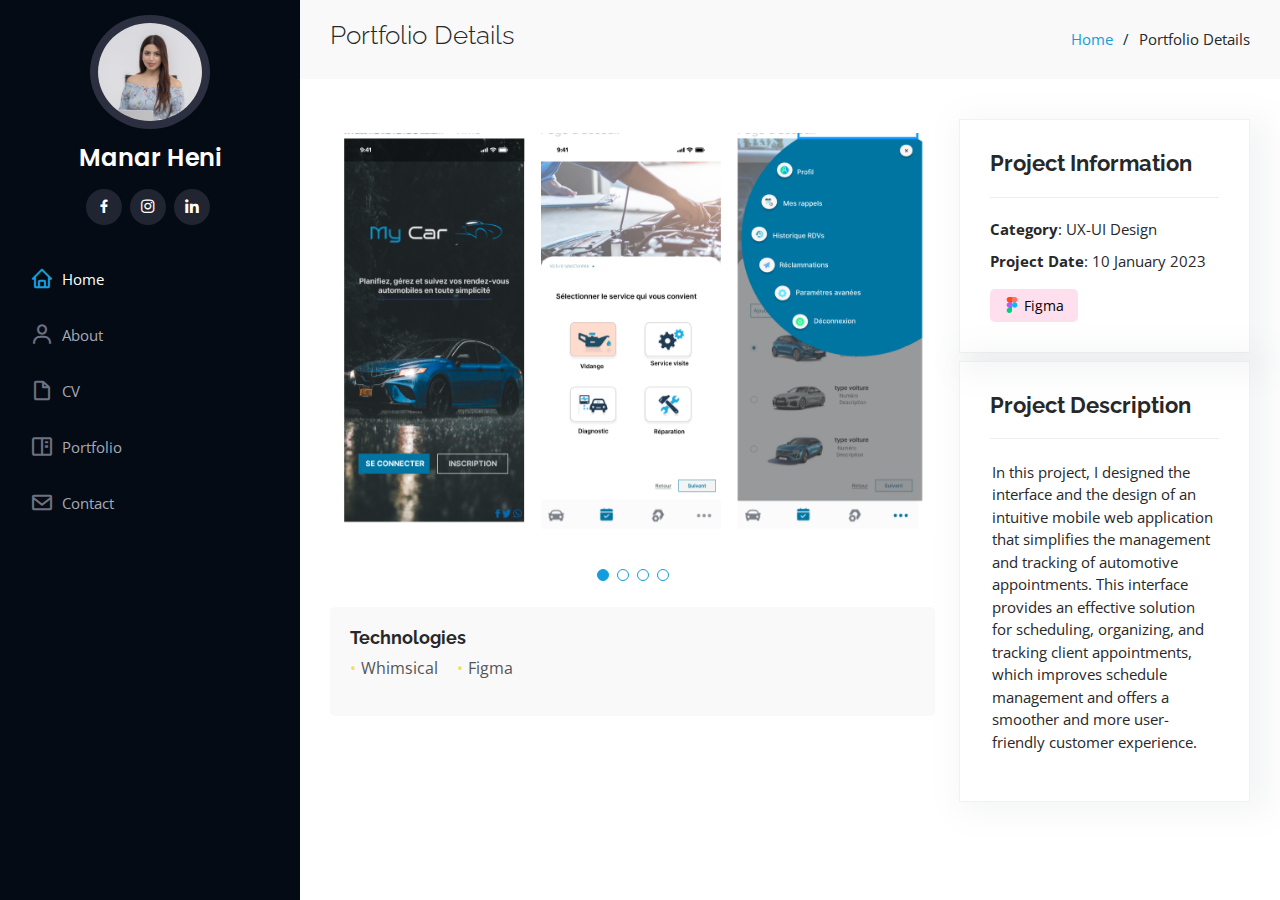
<file: mycar.html>
<!DOCTYPE html>
<html lang="en">

<head>
  <meta charset="utf-8">
  <meta content="width=device-width, initial-scale=1.0" name="viewport">

  <title>Portfolio Details </title>
  <meta content="" name="description">
  <meta content="" name="keywords">

  <!-- Favicons -->
  <link href="assets/img/favicon.png" rel="icon">
  <link href="assets/img/apple-touch-icon.png" rel="apple-touch-icon">

  <!-- Google Fonts -->
  <link href="https://fonts.googleapis.com/css?family=Open+Sans:300,300i,400,400i,600,600i,700,700i|Raleway:300,300i,400,400i,500,500i,600,600i,700,700i|Poppins:300,300i,400,400i,500,500i,600,600i,700,700i" rel="stylesheet">

  <!-- Vendor CSS Files -->
  <link href="assets/vendor/aos/aos.css" rel="stylesheet">
  <link href="assets/vendor/bootstrap/css/bootstrap.min.css" rel="stylesheet">
  <link href="assets/vendor/bootstrap-icons/bootstrap-icons.css" rel="stylesheet">
  <link href="assets/vendor/boxicons/css/boxicons.min.css" rel="stylesheet">
  <link href="assets/vendor/glightbox/css/glightbox.min.css" rel="stylesheet">
  <link href="assets/vendor/swiper/swiper-bundle.min.css" rel="stylesheet">

  <!-- Template Main CSS File -->
  <link href="assets/css/style.css" rel="stylesheet">

  <!-- =======================================================
  * Template Name: iPortfolio
  * Updated: May 30 2023 with Bootstrap v5.3.0
  * Template URL: https://bootstrapmade.com/iportfolio-bootstrap-portfolio-websites-template/
  * Author: BootstrapMade.com
  * License: https://bootstrapmade.com/license/
  ======================================================== -->
</head>

<body>

  <!-- ======= Mobile nav toggle button ======= -->
  <i class="bi bi-list mobile-nav-toggle d-xl-none"></i>

  <!-- ======= Header ======= -->
  <header id="header">
    <div class="d-flex flex-column">

      <div class="profile">
        <img src="/assets/img/profile-img.jpg" alt="" class="img-fluid rounded-circle">
        <h1 class="text-light"><a href="index.html">Manar Heni</a></h1>
        <div class="social-links mt-3 text-center">
          <!-- <a href="#" class="twitter"><i class="bx bxl-twitter"></i></a> -->
          <a href="#" class="facebook"><i class="bx bxl-facebook"></i></a>
          <a href="#" class="instagram"><i class="bx bxl-instagram"></i></a>
          <!-- <a href="#" class="google-plus"><i class="bx bxl-skype"></i></a> -->
          <a href="#" class="linkedin"><i class="bx bxl-linkedin"></i></a>
        </div>
      </div>

      <nav id="navbar" class="nav-menu navbar">
        <ul>
          <li><a href="index.htmlhero" class="nav-link scrollto active"><i class="bx bx-home"></i> <span id="homeLink">Home</span></a></li>
          <li><a href="index.html#about" class="nav-link scrollto"><i class="bx bx-user"></i> <span id="aboutLink">About</span></a></li>
          <li><a href="index.html#resume" class="nav-link scrollto"><i class="bx bx-file-blank"></i> <span id="resumeLink">CV</span></a></li>
          <li><a href="index.html#portfolio" class="nav-link scrollto"><i class="bx bx-book-content"></i> <span id="portfolioLink">Portfolio</span></a></li>
          <li><a href="index.html#contact" class="nav-link scrollto"><i class="bx bx-envelope"></i> <span id="contactLink">Contact</span></a></li>
        </ul>
      </nav><!-- .nav-menu -->
    </div>
  </header><!-- End Header -->

  <main id="main">

    <!-- ======= Breadcrumbs ======= -->
    <section id="breadcrumbs" class="breadcrumbs">
      <div class="container">

        <div class="d-flex justify-content-between align-items-center">
          <h2>Portfolio Details</h2>
          <ol>
            <li><a href="index.html">Home</a></li>
            <li>Portfolio Details</li>
          </ol>
        </div>

      </div>
    </section><!-- End Breadcrumbs -->

    <!-- ======= Portfolio Details Section ======= -->
    <section id="portfolio-details" class="portfolio-details">
      <div class="container">

        <div class="row gy-4">

          <div class="col-lg-8">
            <div class="portfolio-details-slider swiper">
              <div class="swiper-wrapper align-items-center">

                <div class="swiper-slide">
                  <img src="assets/img/portfolio/mycar/2.png" alt="">
                </div>
                <div class="swiper-slide">
                  <img src="assets/img/portfolio/mycar/3.png" alt="">
                </div>
                <div class="swiper-slide">
                  <img src="assets/img/portfolio/mycar/4.png" alt="">
                </div>
                <div class="swiper-slide">
                  <img src="assets/img/portfolio/mycar/5.png" alt="">
                </div>
              </div>
              
            <div class="swiper-pagination"></div>
            </div>

            <div class="technologies-section">
              <h5>Technologies</h5>
                <ul class="technologies-list"> 
                  <li>Whimsical</li>
                  <li>Figma</li>
                </ul>
            </div>

          </div>

          <div class="col-lg-4">
            <div class="portfolio-info">
              <h3>Project Information</h3>
              <ul>
                <li><strong>Category</strong>: UX-UI Design</li>
                <li><strong>Project Date</strong>: 10 January 2023</li>
              </ul>
              <div class="portfoliobuttons">
                <button id="figmaButton">
                  <i class="fab fa-github"></i> 
                  <img src="assets/img/figma.png" alt="Figma Icon" width="16" height="16">
                  &nbsp;Figma
                </button>
              </div>
            </div>
            <div class="portfolio-description">
              <h3>Project Description</h3>
              <p>
                In this project, I designed the interface and the design of an intuitive mobile web application that simplifies the management and tracking of automotive appointments. This interface provides an effective solution for scheduling, organizing, and tracking client appointments, which improves schedule management and offers a smoother and more user-friendly customer experience.
              </p>
            </div>
          </div>

        </div>

      </div>
    </section><!-- End Portfolio Details Section -->

</main>

 <!-- End #main -->

  <!-- ======= Footer ======= -->
  <!-- <footer id="footer">
    <div class="container">
      <div class="copyright">
        &copy; Copyright <strong><span>iPortfolio</span></strong>
      </div>
      <div class="credits">
        <!-- All the links in the footer should remain intact. -->
        <!-- You can delete the links only if you purchased the pro version. -->
        <!-- Licensing information: https://bootstrapmade.com/license/ -->
        <!-- Purchase the pro version with working PHP/AJAX contact form: https://bootstrapmade.com/iportfolio-bootstrap-portfolio-websites-template/ -->
        
      </div>
    </div> -->
  </footer><!-- End  Footer -->

  <a href="#" class="back-to-top d-flex align-items-center justify-content-center"><i class="bi bi-arrow-up-short"></i></a>

  <!-- Vendor JS Files -->
  <script src="assets/vendor/purecounter/purecounter_vanilla.js"></script>
  <script src="assets/vendor/aos/aos.js"></script>
  <script src="assets/vendor/bootstrap/js/bootstrap.bundle.min.js"></script>
  <script src="assets/vendor/glightbox/js/glightbox.min.js"></script>
  <script src="assets/vendor/isotope-layout/isotope.pkgd.min.js"></script>
  <script src="assets/vendor/swiper/swiper-bundle.min.js"></script>
  <script src="assets/vendor/typed.js/typed.umd.js"></script>
  <script src="assets/vendor/waypoints/noframework.waypoints.js"></script>
  <script src="assets/vendor/php-email-form/validate.js"></script>

  <!-- Template Main JS File -->
  <script src="assets/js/main.js"></script>

</body>

</html>
<script>
  // Récupérer le bouton par son ID
  // const githubButton = document.getElementById("githubButton");

  // // Ajouter un écouteur d'événement pour le clic sur le bouton
  // githubButton.addEventListener("click", function() {
  //   // Rediriger vers la page de l'URL GitHub
  //   window.location.href = "https://github.com/manarheni/WGDecoration";
  // });

  const figmaButton = document.getElementById("figmaButton");

// Ajouter un écouteur d'événement pour le clic sur le bouton
figmaButton.addEventListener("click", function() {
  // Rediriger vers la page de l'URL GitHub
  window.location.href = "https://www.figma.com/file/mM60JSK2FTS7pu5wTlbnEf/FREE-DOWNLOAD----Last-Mile-Delivery---SKID-(Community)?type=design&node-id=128%3A273&mode=design&t=808QY47T3uyNpBjb-1";
});


</script>

<!-- Add this script tag at the end of the body or in the head section of your HTML file -->
<script>
  // Get all anchor tags with the specified class names
  const facebookLink = document.querySelector('.facebook');
  const instagramLink = document.querySelector('.instagram');
  const linkedinLink = document.querySelector('.linkedin');

  // Function to handle the click event for each link
  function handleClick(event) {
    event.preventDefault(); // Prevent the default behavior of the anchor tag (i.e., navigating to the href)

    // Get the class name of the clicked link
    const className = event.currentTarget.className;

    // Redirect to the appropriate URL based on the class name
    switch (className) {
      case 'facebook':
        window.location.href = 'https://www.facebook.com/manarheni848/'; // Replace with your Facebook URL
        break;
      case 'instagram':
        window.location.href = 'https://www.instagram.com/manarheni'; // Replace with your Instagram URL
        break;
      case 'linkedin':
        window.location.href = 'https://www.linkedin.com/in/manar-heni-52113117a/'; // Replace with your LinkedIn URL
        break;
      // Add more cases for other social media links if needed
    }
  }

  // Add click event listeners to each link
  facebookLink.addEventListener('click', handleClick);
  instagramLink.addEventListener('click', handleClick);
  linkedinLink.addEventListener('click', handleClick);
</script>
</file>
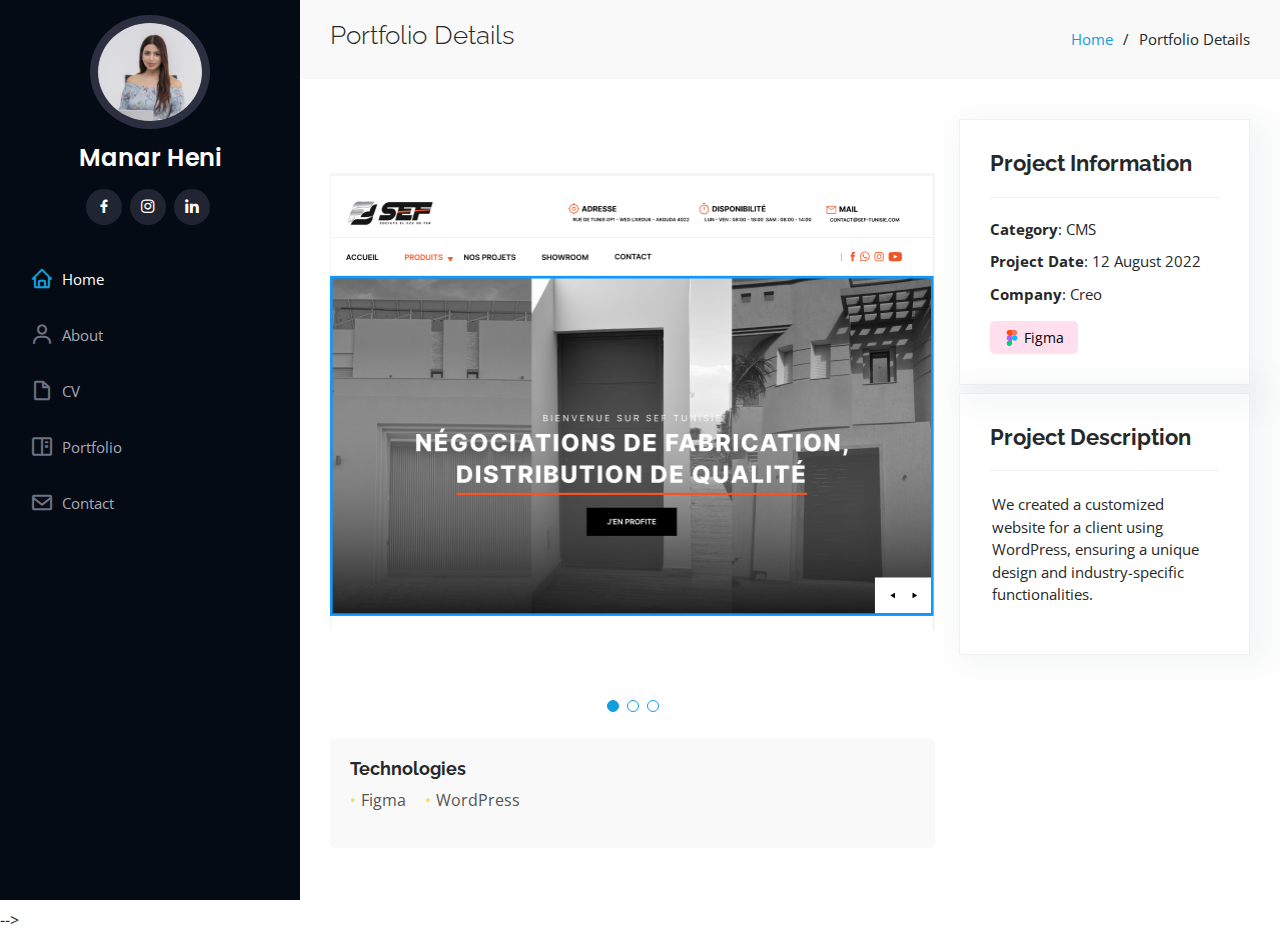
<file: sef.html>
<!DOCTYPE html>
<html lang="en">

<head>
  <meta charset="utf-8">
  <meta content="width=device-width, initial-scale=1.0" name="viewport">

  <title>Portfolio Details </title>
  <meta content="" name="description">
  <meta content="" name="keywords">

  <!-- Favicons -->
  <link href="assets/img/favicon.png" rel="icon">
  <link href="assets/img/apple-touch-icon.png" rel="apple-touch-icon">

  <!-- Google Fonts -->
  <link href="https://fonts.googleapis.com/css?family=Open+Sans:300,300i,400,400i,600,600i,700,700i|Raleway:300,300i,400,400i,500,500i,600,600i,700,700i|Poppins:300,300i,400,400i,500,500i,600,600i,700,700i" rel="stylesheet">

  <!-- Vendor CSS Files -->
  <link href="assets/vendor/aos/aos.css" rel="stylesheet">
  <link href="assets/vendor/bootstrap/css/bootstrap.min.css" rel="stylesheet">
  <link href="assets/vendor/bootstrap-icons/bootstrap-icons.css" rel="stylesheet">
  <link href="assets/vendor/boxicons/css/boxicons.min.css" rel="stylesheet">
  <link href="assets/vendor/glightbox/css/glightbox.min.css" rel="stylesheet">
  <link href="assets/vendor/swiper/swiper-bundle.min.css" rel="stylesheet">

  <!-- Template Main CSS File -->
  <link href="assets/css/style.css" rel="stylesheet">

  <!-- =======================================================
  * Template Name: iPortfolio
  * Updated: May 30 2023 with Bootstrap v5.3.0
  * Template URL: https://bootstrapmade.com/iportfolio-bootstrap-portfolio-websites-template/
  * Author: BootstrapMade.com
  * License: https://bootstrapmade.com/license/
  ======================================================== -->
</head>

<body>

  <!-- ======= Mobile nav toggle button ======= -->
  <i class="bi bi-list mobile-nav-toggle d-xl-none"></i>

  <!-- ======= Header ======= -->
  <header id="header">
    <div class="d-flex flex-column">

      <div class="profile">
        <img src="/assets/img/profile-img.jpg" alt="" class="img-fluid rounded-circle">
        <h1 class="text-light"><a href="index.html">Manar Heni</a></h1>
        <div class="social-links mt-3 text-center">
          <!-- <a href="#" class="twitter"><i class="bx bxl-twitter"></i></a> -->
          <a href="#" class="facebook"><i class="bx bxl-facebook"></i></a>
          <a href="#" class="instagram"><i class="bx bxl-instagram"></i></a>
          <!-- <a href="#" class="google-plus"><i class="bx bxl-skype"></i></a> -->
          <a href="#" class="linkedin"><i class="bx bxl-linkedin"></i></a>
        </div>
      </div>

      <nav id="navbar" class="nav-menu navbar">
        <ul>
          <li><a href="index.html#hero" class="nav-link scrollto active"><i class="bx bx-home"></i> <span id="homeLink">Home</span></a></li>
          <li><a href="index.html#about" class="nav-link scrollto"><i class="bx bx-user"></i> <span id="aboutLink">About</span></a></li>
          <li><a href="index.html#resume" class="nav-link scrollto"><i class="bx bx-file-blank"></i> <span id="resumeLink">CV</span></a></li>
          <li><a href="index.html#portfolio" class="nav-link scrollto"><i class="bx bx-book-content"></i> <span id="portfolioLink">Portfolio</span></a></li>
          <li><a href="index.html#contact" class="nav-link scrollto"><i class="bx bx-envelope"></i> <span id="contactLink">Contact</span></a></li>
        </ul>
      </nav><!-- .nav-menu -->
    </div>
  </header><!-- End Header -->

  <main id="main">

    <!-- ======= Breadcrumbs ======= -->
    <section id="breadcrumbs" class="breadcrumbs">
      <div class="container">

        <div class="d-flex justify-content-between align-items-center">
          <h2>Portfolio Details</h2>
          <ol>
            <li><a href="index.html">Home</a></li>
            <li>Portfolio Details</li>
          </ol>
        </div>

      </div>
    </section><!-- End Breadcrumbs -->

    <!-- ======= Portfolio Details Section ======= -->
    <section id="portfolio-details" class="portfolio-details">
      <div class="container">

        <div class="row gy-4">

          <div class="col-lg-8">
            <div class="portfolio-details-slider swiper">
              <div class="swiper-wrapper align-items-center">

                <div class="swiper-slide">
                  <img src="assets/img/portfolio/sef/1.png" alt="">
                </div>
                <div class="swiper-slide">
                  <img src="assets/img/portfolio/sef/2.png" alt="">
                </div>
                <div class="swiper-slide">
                  <img src="assets/img/portfolio/sef/3.png" alt="">
                </div>

              </div>
              
            <div class="swiper-pagination"></div>
            </div>

            <div class="technologies-section">
              <h5>Technologies</h5>
                <ul class="technologies-list"> 
                  <li>Figma</li>
                  <li>WordPress</li>
                </ul>
            </div>

          </div>

          <div class="col-lg-4">
            <div class="portfolio-info">
              <h3>Project Information</h3>
              <ul>
                <li><strong>Category</strong>: CMS</li>
                <li><strong>Project Date</strong>: 12 August 2022</li>
                <li><strong>Company</strong>: Creo</li>
              </ul>
              <div class="portfoliobuttons">
                <button id="figmaButton">
                  <i class="fab fa-github"></i> 
                  <img src="assets/img/figma.png" alt="Figma Icon" width="16" height="16">
                  &nbsp;Figma
                </button>
              </div>
            </div>
            <div class="portfolio-description">
              <h3>Project Description</h3>
              <p>
                We created a customized website for a client using WordPress, ensuring a unique design and industry-specific functionalities.
              </p>
            </div>
          </div>

        </div>

      </div>
    </section><!-- End Portfolio Details Section -->

</main>
<!-- End #main -->

  <!-- ======= Footer ======= -->
  <!-- <footer id="footer">
    <div class="container">
      <div class="copyright">
        &copy; Copyright <strong><span>iPortfolio</span></strong>
      </div>
      <div class="credits">
        <!-- All the links in the footer should remain intact. -->
        <!-- You can delete the links only if you purchased the pro version. -->
        <!-- Licensing information: https://bootstrapmade.com/license/ -->
        <!-- Purchase the pro version with working PHP/AJAX contact form: https://bootstrapmade.com/iportfolio-bootstrap-portfolio-websites-template/ -->
        
      </div>
    </div> -->
  </footer><!-- End  Footer -->

  <a href="#" class="back-to-top d-flex align-items-center justify-content-center"><i class="bi bi-arrow-up-short"></i></a>

  <!-- Vendor JS Files -->
  <script src="assets/vendor/purecounter/purecounter_vanilla.js"></script>
  <script src="assets/vendor/aos/aos.js"></script>
  <script src="assets/vendor/bootstrap/js/bootstrap.bundle.min.js"></script>
  <script src="assets/vendor/glightbox/js/glightbox.min.js"></script>
  <script src="assets/vendor/isotope-layout/isotope.pkgd.min.js"></script>
  <script src="assets/vendor/swiper/swiper-bundle.min.js"></script>
  <script src="assets/vendor/typed.js/typed.umd.js"></script>
  <script src="assets/vendor/waypoints/noframework.waypoints.js"></script>
  <script src="assets/vendor/php-email-form/validate.js"></script>

  <!-- Template Main JS File -->
  <script src="assets/js/main.js"></script>

</body>

</html>
<script>
  // Récupérer le bouton par son ID
  // const githubButton = document.getElementById("githubButton");

  // // Ajouter un écouteur d'événement pour le clic sur le bouton
  // githubButton.addEventListener("click", function() {
  //   // Rediriger vers la page de l'URL GitHub
  //   window.location.href = "https://github.com/manarheni/WGDecoration";
  // });

  const figmaButton = document.getElementById("figmaButton");

// Ajouter un écouteur d'événement pour le clic sur le bouton
figmaButton.addEventListener("click", function() {
  // Rediriger vers la page de l'URL GitHub
  window.location.href = "https://www.figma.com/file/UIy4lfVN7mPJg9ZuBOWzh7/KHADOUJA-PLATFORME-team-library?type=design&mode=design&t=U62H4TEW6hHSGg6Y-1";
});


</script>

<!-- Add this script tag at the end of the body or in the head section of your HTML file -->
<script>
  // Get all anchor tags with the specified class names
  const facebookLink = document.querySelector('.facebook');
  const instagramLink = document.querySelector('.instagram');
  const linkedinLink = document.querySelector('.linkedin');

  // Function to handle the click event for each link
  function handleClick(event) {
    event.preventDefault(); // Prevent the default behavior of the anchor tag (i.e., navigating to the href)

    // Get the class name of the clicked link
    const className = event.currentTarget.className;

    // Redirect to the appropriate URL based on the class name
    switch (className) {
      case 'facebook':
        window.location.href = 'https://www.facebook.com/manarheni848/'; // Replace with your Facebook URL
        break;
      case 'instagram':
        window.location.href = 'https://www.instagram.com/manarheni'; // Replace with your Instagram URL
        break;
      case 'linkedin':
        window.location.href = 'https://www.linkedin.com/in/manar-heni-52113117a/'; // Replace with your LinkedIn URL
        break;
      // Add more cases for other social media links if needed
    }
  }

  // Add click event listeners to each link
  facebookLink.addEventListener('click', handleClick);
  instagramLink.addEventListener('click', handleClick);
  linkedinLink.addEventListener('click', handleClick);
</script>
</file>
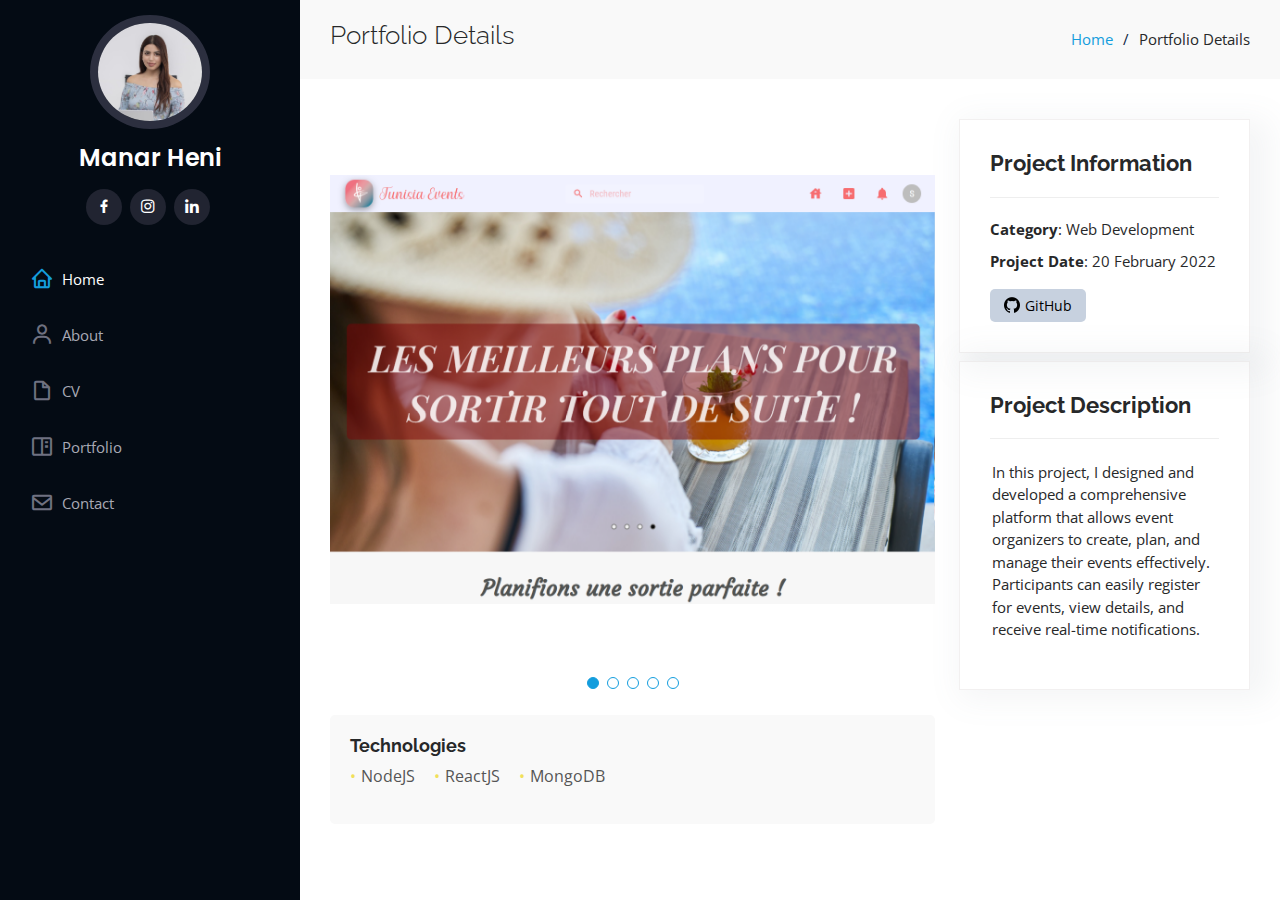
<file: tunisiaEvents.html>
<!DOCTYPE html>
<html lang="en">

<head>
  <meta charset="utf-8">
  <meta content="width=device-width, initial-scale=1.0" name="viewport">

  <title>Portfolio Details </title>
  <meta content="" name="description">
  <meta content="" name="keywords">

  <!-- Favicons -->
  <link href="/assets/img/favicon.png" rel="icon">
  <link href="/assets/img/apple-touch-icon.png" rel="apple-touch-icon">

  <!-- Google Fonts -->
  <link href="https://fonts.googleapis.com/css?family=Open+Sans:300,300i,400,400i,600,600i,700,700i|Raleway:300,300i,400,400i,500,500i,600,600i,700,700i|Poppins:300,300i,400,400i,500,500i,600,600i,700,700i" rel="stylesheet">

  <!-- Vendor CSS Files -->
  <link href="/assets/vendor/aos/aos.css" rel="stylesheet">
  <link href="/assets/vendor/bootstrap/css/bootstrap.min.css" rel="stylesheet">
  <link href="/assets/vendor/bootstrap-icons/bootstrap-icons.css" rel="stylesheet">
  <link href="/assets/vendor/boxicons/css/boxicons.min.css" rel="stylesheet">
  <link href="/assets/vendor/glightbox/css/glightbox.min.css" rel="stylesheet">
  <link href="/assets/vendor/swiper/swiper-bundle.min.css" rel="stylesheet">

  <!-- Template Main CSS File -->
  <link href="/assets/css/style.css" rel="stylesheet">

  <!-- =======================================================
  * Template Name: iPortfolio
  * Updated: May 30 2023 with Bootstrap v5.3.0
  * Template URL: https://bootstrapmade.com/iportfolio-bootstrap-portfolio-websites-template/
  * Author: BootstrapMade.com
  * License: https://bootstrapmade.com/license/
  ======================================================== -->
</head>

<body>

  <!-- ======= Mobile nav toggle button ======= -->
  <i class="bi bi-list mobile-nav-toggle d-xl-none"></i>

  <!-- ======= Header ======= -->
  <header id="header">
    <div class="d-flex flex-column">

      <div class="profile">
        <img src="/assets/img/profile-img.jpg" alt="" class="img-fluid rounded-circle">
        <h1 class="text-light"><a href="index.html">Manar Heni</a></h1>
        <div class="social-links mt-3 text-center">
          <!-- <a href="#" class="twitter"><i class="bx bxl-twitter"></i></a> -->
          <a href="#" class="facebook"><i class="bx bxl-facebook"></i></a>
          <a href="#" class="instagram"><i class="bx bxl-instagram"></i></a>
          <!-- <a href="#" class="google-plus"><i class="bx bxl-skype"></i></a> -->
          <a href="#" class="linkedin"><i class="bx bxl-linkedin"></i></a>
        </div>
      </div>

      <nav id="navbar" class="nav-menu navbar">
        <ul>
          <li><a href="index.html#hero" class="nav-link scrollto active"><i class="bx bx-home"></i> <span id="homeLink">Home</span></a></li>
          <li><a href="index.html#about" class="nav-link scrollto"><i class="bx bx-user"></i> <span id="aboutLink">About</span></a></li>
          <li><a href="index.html#resume" class="nav-link scrollto"><i class="bx bx-file-blank"></i> <span id="resumeLink">CV</span></a></li>
          <li><a href="index.html#portfolio" class="nav-link scrollto"><i class="bx bx-book-content"></i> <span id="portfolioLink">Portfolio</span></a></li>
          <li><a href="index.html#contact" class="nav-link scrollto"><i class="bx bx-envelope"></i> <span id="contactLink">Contact</span></a></li>
        </ul>
      </nav><!-- .nav-menu -->
    </div>
  </header><!-- End Header -->

  <main id="main">

    <!-- ======= Breadcrumbs ======= -->
    <section id="breadcrumbs" class="breadcrumbs">
      <div class="container">

        <div class="d-flex justify-content-between align-items-center">
          <h2>Portfolio Details</h2>
          <ol>
            <li><a href="index.html">Home</a></li>
            <li>Portfolio Details</li>
          </ol>
        </div>

      </div>
    </section><!-- End Breadcrumbs -->

    <!-- ======= Portfolio Details Section ======= -->
    <section id="portfolio-details" class="portfolio-details">
      <div class="container">

        <div class="row gy-4">

          <div class="col-lg-8">
            <div class="portfolio-details-slider swiper">
              <div class="swiper-wrapper align-items-center">

                <div class="swiper-slide">
                  <img src="/assets/img/portfolio/tunisiaevents/tt.png" alt="">
                </div>
                <div class="swiper-slide">
                  <img src="/assets/img/portfolio/tunisiaevents/t1.png" alt="">
                </div>
                <div class="swiper-slide">
                  <img src="/assets/img/portfolio/tunisiaevents/tunisia7.png" alt="">
                </div>
                <div class="swiper-slide">
                  <img src="/assets/img/portfolio/tunisiaevents/tunisia4.png" alt="">
                </div>
                <div class="swiper-slide">
                  <img src="/assets/img/portfolio/tunisiaevents/tunisia5.jpeg" alt="">
                </div>
              </div>
              
              <div class="swiper-pagination"></div>
            </div>

            <div class="technologies-section">
              <h5>Technologies</h5>
              <ul class="technologies-list"> 
                <li>NodeJS</li>
                <li>ReactJS</li>
                <li>MongoDB</li>
              </ul>
            </div>

          </div>

          <div class="col-lg-4">
            <div class="portfolio-info">
              <h3>Project Information</h3>
              <ul>
                <li><strong>Category</strong>: Web Development</li>
                <li><strong>Project Date</strong>: 20 February 2022</li>
              </ul>
              <button id="githubButton">
                <i class="fab fa-github"></i> 
                <img src="/assets/img/github (1).png" alt="GitHub Icon" width="16" height="16">
                GitHub
              </button>
            </div>
            <div class="portfolio-description">
              <h3>Project Description</h3>
              <p>
                In this project, I designed and developed a comprehensive platform that allows event organizers to create, plan, and manage their events effectively. Participants can easily register for events, view details, and receive real-time notifications.
              </p>
            </div>
          </div>

        </div>

      </div>
    </section><!-- End Portfolio Details Section -->

</main>

   <!-- End #main -->

  <!-- ======= Footer ======= -->
  <!-- <footer id="footer">
    <div class="container">
      <div class="copyright">
        &copy; Copyright <strong><span>iPortfolio</span></strong>
      </div>
      <div class="credits">
        <!- All the links in the footer should remain intact. -->
        <!-- You can delete the links only if you purchased the pro version. -->
        <!-- Licensing information: https://bootstrapmade.com/license/ -->
        <!-- Purchase the pro version with working PHP/AJAX contact form: https://bootstrapmade.com/iportfolio-bootstrap-portfolio-websites-template/ -->
        <!-- Designed by <a href="https://bootstrapmade.com/">BootstrapMade</a>
      </div>
    </div> 
  </footer>End  Footer -->

  <a href="#" class="back-to-top d-flex align-items-center justify-content-center"><i class="bi bi-arrow-up-short"></i></a>

  <!-- Vendor JS Files -->
  <script src="assets/vendor/purecounter/purecounter_vanilla.js"></script>
  <script src="assets/vendor/aos/aos.js"></script>
  <script src="assets/vendor/bootstrap/js/bootstrap.bundle.min.js"></script>
  <script src="assets/vendor/glightbox/js/glightbox.min.js"></script>
  <script src="assets/vendor/isotope-layout/isotope.pkgd.min.js"></script>
  <script src="assets/vendor/swiper/swiper-bundle.min.js"></script>
  <script src="assets/vendor/typed.js/typed.umd.js"></script>
  <script src="assets/vendor/waypoints/noframework.waypoints.js"></script>
  <script src="assets/vendor/php-email-form/validate.js"></script>

  <!-- Template Main JS File -->
  <script src="assets/js/main.js"></script>

</body>

</html>
<script>
  // Récupérer le bouton par son ID
  const githubButton = document.getElementById("githubButton");

  // Ajouter un écouteur d'événement pour le clic sur le bouton
  githubButton.addEventListener("click", function() {
    // Rediriger vers la page de l'URL GitHub
    window.location.href = "https://github.com/manarheni/tunisiaevents";
  });
</script>

</script>

<!-- Add this script tag at the end of the body or in the head section of your HTML file -->
<script>
  // Get all anchor tags with the specified class names
  const facebookLink = document.querySelector('.facebook');
  const instagramLink = document.querySelector('.instagram');
  const linkedinLink = document.querySelector('.linkedin');

  // Function to handle the click event for each link
  function handleClick(event) {
    event.preventDefault(); // Prevent the default behavior of the anchor tag (i.e., navigating to the href)

    // Get the class name of the clicked link
    const className = event.currentTarget.className;

    // Redirect to the appropriate URL based on the class name
    switch (className) {
      case 'facebook':
        window.location.href = 'https://www.facebook.com/manarheni848/'; // Replace with your Facebook URL
        break;
      case 'instagram':
        window.location.href = 'https://www.instagram.com/manarheni'; // Replace with your Instagram URL
        break;
      case 'linkedin':
        window.location.href = 'https://www.linkedin.com/in/manar-heni-52113117a/'; // Replace with your LinkedIn URL
        break;
      // Add more cases for other social media links if needed
    }
  }

  // Add click event listeners to each link
  facebookLink.addEventListener('click', handleClick);
  instagramLink.addEventListener('click', handleClick);
  linkedinLink.addEventListener('click', handleClick);
</script>
</file>
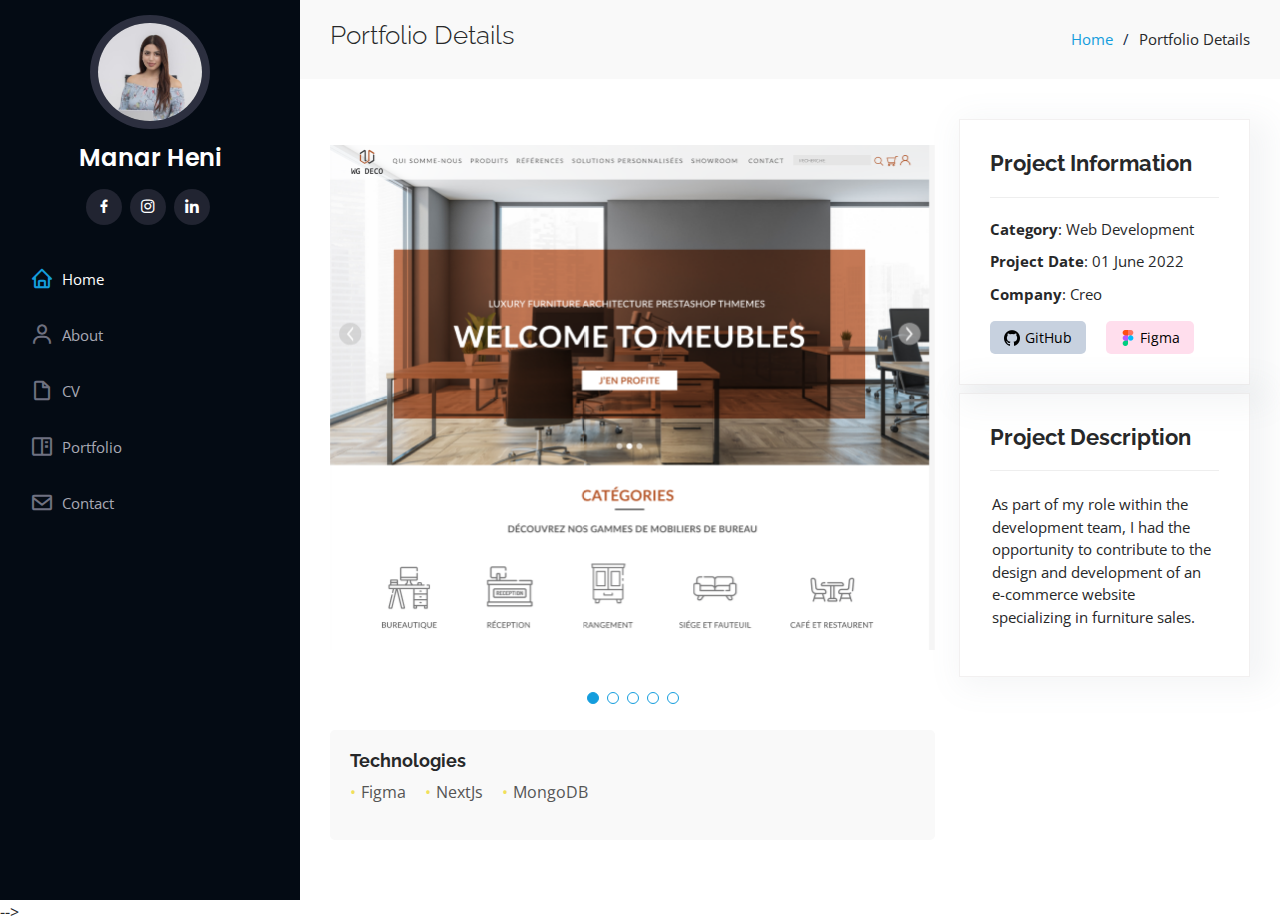
<file: wgdeco.html>
<!DOCTYPE html>
<html lang="en">

<head>
  <meta charset="utf-8">
  <meta content="width=device-width, initial-scale=1.0" name="viewport">

  <title>Portfolio Details </title>
  <meta content="" name="description">
  <meta content="" name="keywords">

  <!-- Favicons -->
  <link href="assets/img/favicon.png" rel="icon">
  <link href="assets/img/apple-touch-icon.png" rel="apple-touch-icon">

  <!-- Google Fonts -->
  <link href="https://fonts.googleapis.com/css?family=Open+Sans:300,300i,400,400i,600,600i,700,700i|Raleway:300,300i,400,400i,500,500i,600,600i,700,700i|Poppins:300,300i,400,400i,500,500i,600,600i,700,700i" rel="stylesheet">

  <!-- Vendor CSS Files -->
  <link href="assets/vendor/aos/aos.css" rel="stylesheet">
  <link href="assets/vendor/bootstrap/css/bootstrap.min.css" rel="stylesheet">
  <link href="assets/vendor/bootstrap-icons/bootstrap-icons.css" rel="stylesheet">
  <link href="assets/vendor/boxicons/css/boxicons.min.css" rel="stylesheet">
  <link href="assets/vendor/glightbox/css/glightbox.min.css" rel="stylesheet">
  <link href="assets/vendor/swiper/swiper-bundle.min.css" rel="stylesheet">

  <!-- Template Main CSS File -->
  <link href="assets/css/style.css" rel="stylesheet">

  <!-- =======================================================
  * Template Name: iPortfolio
  * Updated: May 30 2023 with Bootstrap v5.3.0
  * Template URL: https://bootstrapmade.com/iportfolio-bootstrap-portfolio-websites-template/
  * Author: BootstrapMade.com
  * License: https://bootstrapmade.com/license/
  ======================================================== -->
</head>

<body>

  <!-- ======= Mobile nav toggle button ======= -->
  <i class="bi bi-list mobile-nav-toggle d-xl-none"></i>

  <!-- ======= Header ======= -->
  <header id="header">
    <div class="d-flex flex-column">

      <div class="profile">
        <img src="/assets/img/profile-img.jpg" alt="" class="img-fluid rounded-circle">
        <h1 class="text-light"><a href="index.html">Manar Heni</a></h1>
        <div class="social-links mt-3 text-center">
          <!-- <a href="#" class="twitter"><i class="bx bxl-twitter"></i></a> -->
          <a href="#" class="facebook"><i class="bx bxl-facebook"></i></a>
          <a href="#" class="instagram"><i class="bx bxl-instagram"></i></a>
          <!-- <a href="#" class="google-plus"><i class="bx bxl-skype"></i></a> -->
          <a href="#" class="linkedin"><i class="bx bxl-linkedin"></i></a>
        </div>
      </div>

      <nav id="navbar" class="nav-menu navbar">
        <ul>
          <li><a href="index.html#hero" class="nav-link scrollto active"><i class="bx bx-home"></i> <span id="homeLink">Home</span></a></li>
          <li><a href="index.html#about" class="nav-link scrollto"><i class="bx bx-user"></i> <span id="aboutLink">About</span></a></li>
          <li><a href="index.html#resume" class="nav-link scrollto"><i class="bx bx-file-blank"></i> <span id="resumeLink">CV</span></a></li>
          <li><a href="index.html#portfolio" class="nav-link scrollto"><i class="bx bx-book-content"></i> <span id="portfolioLink">Portfolio</span></a></li>
          <li><a href="index.html#contact" class="nav-link scrollto"><i class="bx bx-envelope"></i> <span id="contactLink">Contact</span></a></li>
        </ul>
      </nav><!-- .nav-menu -->
    </div>
  </header><!-- End Header -->

  <main id="main">

    <!-- ======= Breadcrumbs ======= -->
    <section id="breadcrumbs" class="breadcrumbs">
      <div class="container">

        <div class="d-flex justify-content-between align-items-center">
          <h2>Portfolio Details</h2>
          <ol>
            <li><a href="index.html">Home</a></li>
            <li>Portfolio Details</li>
          </ol>
        </div>

      </div>
    </section><!-- End Breadcrumbs -->

    <!-- ======= Portfolio Details Section ======= -->
    <section id="portfolio-details" class="portfolio-details">
      <div class="container">

        <div class="row gy-4">

          <div class="col-lg-8">
            <div class="portfolio-details-slider swiper">
              <div class="swiper-wrapper align-items-center">

                <div class="swiper-slide">
                  <img src="assets/img/portfolio/wgdeco/1.png" alt="">
                </div>
                <div class="swiper-slide">
                  <img src="assets/img/portfolio/wgdeco/2.png" alt="">
                </div>
                <div class="swiper-slide">
                  <img src="assets/img/portfolio/wgdeco/3.png" alt="">
                </div>
                <div class="swiper-slide">
                  <img src="assets/img/portfolio/wgdeco/4.png" alt="">
                </div>
                <div class="swiper-slide">
                  <img src="assets/img/portfolio/wgdeco/5.png" alt="">
                </div>
              </div>
              
              <div class="swiper-pagination"></div>
            </div>

            <div class="technologies-section">
              <h5>Technologies</h5>
                <ul class="technologies-list"> 
                  <li>Figma</li>
                  <li>NextJs</li>
                  <li>MongoDB</li>
                </ul>
            </div>

          </div>

          <div class="col-lg-4">
            <div class="portfolio-info">
              <h3>Project Information</h3>
              <ul>
                <li><strong>Category</strong>: Web Development</li>
                <li><strong>Project Date</strong>: 01 June 2022</li>
                <li><strong>Company</strong>: Creo</li>
              </ul>
              <div class="portfoliobuttons">
                <button id="githubButton">
                  <i class="fab fa-github"></i> 
                  <img src="assets/img/github (1).png" alt="GitHub Icon" width="16" height="16">
                  GitHub
                </button>
                <button id="figmaButton">
                  <i class="fab fa-figma"></i> 
                  <img src="assets/img/figma.png" alt="Figma Icon" width="16" height="16">
                  &nbsp;Figma
                </button>
              </div>
            </div>
            <div class="portfolio-description">
              <h3>Project Description</h3>
              <p>
                As part of my role within the development team, I had the opportunity to contribute to the design and development of an e-commerce website specializing in furniture sales.
              </p>
            </div>
          </div>

        </div>

      </div>
    </section><!-- End Portfolio Details Section -->

</main>
<!-- End #main -->

  <!-- ======= Footer ======= -->
  <!-- <footer id="footer">
    <div class="container">
      <div class="copyright">
        &copy; Copyright <strong><span>iPortfolio</span></strong>
      </div>
      <div class="credits">
        <!-- All the links in the footer should remain intact. -->
        <!-- You can delete the links only if you purchased the pro version. -->
        <!-- Licensing information: https://bootstrapmade.com/license/ -->
        <!-- Purchase the pro version with working PHP/AJAX contact form: https://bootstrapmade.com/iportfolio-bootstrap-portfolio-websites-template/ -->
        
      </div>
    </div> -->
  </footer><!-- End  Footer -->

  <a href="#" class="back-to-top d-flex align-items-center justify-content-center"><i class="bi bi-arrow-up-short"></i></a>

  <!-- Vendor JS Files -->
  <script src="assets/vendor/purecounter/purecounter_vanilla.js"></script>
  <script src="assets/vendor/aos/aos.js"></script>
  <script src="assets/vendor/bootstrap/js/bootstrap.bundle.min.js"></script>
  <script src="assets/vendor/glightbox/js/glightbox.min.js"></script>
  <script src="assets/vendor/isotope-layout/isotope.pkgd.min.js"></script>
  <script src="assets/vendor/swiper/swiper-bundle.min.js"></script>
  <script src="assets/vendor/typed.js/typed.umd.js"></script>
  <script src="assets/vendor/waypoints/noframework.waypoints.js"></script>
  <script src="assets/vendor/php-email-form/validate.js"></script>

  <!-- Template Main JS File -->
  <script src="assets/js/main.js"></script>

</body>

</html>
<script>
  // Récupérer le bouton par son ID
  const githubButton = document.getElementById("githubButton");

  // Ajouter un écouteur d'événement pour le clic sur le bouton
  githubButton.addEventListener("click", function() {
    // Rediriger vers la page de l'URL GitHub
    window.location.href = "https://github.com/manarheni/WGDecoration";
  });

  const figmaButton = document.getElementById("figmaButton");

// Ajouter un écouteur d'événement pour le clic sur le bouton
figmaButton.addEventListener("click", function() {
  // Rediriger vers la page de l'URL GitHub
  window.location.href = "https://www.figma.com/file/ABb2UVxB1h2MnnVeNgoLUY/WGDeco?type=design&mode=design&t=U62H4TEW6hHSGg6Y-1";
});


</script>

<!-- Add this script tag at the end of the body or in the head section of your HTML file -->
<script>
  // Get all anchor tags with the specified class names
  const facebookLink = document.querySelector('.facebook');
  const instagramLink = document.querySelector('.instagram');
  const linkedinLink = document.querySelector('.linkedin');

  // Function to handle the click event for each link
  function handleClick(event) {
    event.preventDefault(); // Prevent the default behavior of the anchor tag (i.e., navigating to the href)

    // Get the class name of the clicked link
    const className = event.currentTarget.className;

    // Redirect to the appropriate URL based on the class name
    switch (className) {
      case 'facebook':
        window.location.href = 'https://www.facebook.com/manarheni848/'; // Replace with your Facebook URL
        break;
      case 'instagram':
        window.location.href = 'https://www.instagram.com/manarheni'; // Replace with your Instagram URL
        break;
      case 'linkedin':
        window.location.href = 'https://www.linkedin.com/in/manar-heni-52113117a/'; // Replace with your LinkedIn URL
        break;
      // Add more cases for other social media links if needed
    }
  }

  // Add click event listeners to each link
  facebookLink.addEventListener('click', handleClick);
  instagramLink.addEventListener('click', handleClick);
  linkedinLink.addEventListener('click', handleClick);
</script>
</file>
<file: assets/css/style.css>
/**
* Template Name: iPortfolio
* Updated: May 30 2023 with Bootstrap v5.3.0
* Template URL: https://bootstrapmade.com/iportfolio-bootstrap-portfolio-websites-template/
* Author: BootstrapMade.com
* License: https://bootstrapmade.com/license/
*/

/*--------------------------------------------------------------
# General
--------------------------------------------------------------*/
body {
  font-family: "Open Sans", sans-serif;
  color: #272829;
}

a {
  color: #149ddd;
  text-decoration: none;
}

a:hover {
  color: #37b3ed;
  text-decoration: none;
}

h1,
h2,
h3 {
  font-family: "Raleway", sans-serif;
  font-size: 20px ;
  font-weight: bold;
}
h4,
h5{
  font-family: "Raleway", sans-serif;
  font-size: 18px ;
  font-weight: bold;
}
h6 {
  font-family: "Raleway", sans-serif;
}

/*--------------------------------------------------------------
# Back to top button
--------------------------------------------------------------*/
.back-to-top {
  position: fixed;
  visibility: hidden;
  opacity: 0;
  right: 15px;
  bottom: 15px;
  z-index: 996;
  background: #149ddd;
  width: 40px;
  height: 40px;
  border-radius: 50px;
  transition: all 0.4s;
}

.back-to-top i {
  font-size: 28px;
  color: #fff;
  line-height: 0;
}

.back-to-top:hover {
  background: #2eafec;
  color: #fff;
}

.back-to-top.active {
  visibility: visible;
  opacity: 1;
}

/*--------------------------------------------------------------
# Header
--------------------------------------------------------------*/
#header {
  position: fixed;
  top: 0;
  left: 0;
  bottom: 0;
  width: 300px;
  transition: all ease-in-out 0.5s;
  z-index: 9997;
  transition: all 0.5s;
  padding: 0 15px;
  background: #040b14;
  overflow-y: auto;
}

#header .profile img {
  margin: 15px auto;
  display: block;
  width: 120px;
  border: 8px solid #2c2f3f;
}

#header .profile h1 {
  font-size: 24px;
  margin: 0;
  padding: 0;
  font-weight: 600;
  -moz-text-align-last: center;
  text-align-last: center;
  font-family: "Poppins", sans-serif;
}

#header .profile h1 a,
#header .profile h1 a:hover {
  color: #fff;
  text-decoration: none;
}

#header .profile .social-links a {
  font-size: 18px;
  display: inline-block;
  background: #212431;
  color: #fff;
  line-height: 1;
  padding: 8px 0;
  margin-right: 4px;
  border-radius: 50%;
  text-align: center;
  width: 36px;
  height: 36px;
  transition: 0.3s;
}

#header .profile .social-links a:hover {
  background: #149ddd;
  color: #fff;
  text-decoration: none;
}

#main {
  margin-left: 300px;
}

.container,
.container-fluid {
  padding-left: 30px;
  padding-right: 30px;
}

@media (max-width: 1199px) {
  #header {
    left: -300px;
  }

  #main {
    margin-left: 0;
  }

  .container,
  .container-fluid {
    padding-left: 12px;
    padding-right: 12px;
  }
}

/*--------------------------------------------------------------
# Navigation Menu
--------------------------------------------------------------*/
/* Desktop Navigation */
.nav-menu {
  padding: 30px 0 0 0;
}

.nav-menu * {
  margin: 0;
  padding: 0;
  list-style: none;
}

.nav-menu>ul>li {
  position: relative;
  white-space: nowrap;
}

.nav-menu a,
.nav-menu a:focus {
  display: flex;
  align-items: center;
  color: #a8a9b4;
  padding: 12px 15px;
  margin-bottom: 8px;
  transition: 0.3s;
  font-size: 15px;
}

.nav-menu a i,
.nav-menu a:focus i {
  font-size: 24px;
  padding-right: 8px;
  color: #6f7180;
}

.nav-menu a:hover,
.nav-menu .active,
.nav-menu .active:focus,
.nav-menu li:hover>a {
  text-decoration: none;
  color: #fff;
}

.nav-menu a:hover i,
.nav-menu .active i,
.nav-menu .active:focus i,
.nav-menu li:hover>a i {
  color: #149ddd;
}

/* Mobile Navigation */
.mobile-nav-toggle {
  position: fixed;
  right: 15px;
  top: 15px;
  z-index: 9998;
  border: 0;
  font-size: 24px;
  transition: all 0.4s;
  outline: none !important;
  background-color: #149ddd;
  color: #fff;
  width: 40px;
  height: 40px;
  display: inline-flex;
  align-items: center;
  justify-content: center;
  line-height: 0;
  border-radius: 50px;
  cursor: pointer;
}

.mobile-nav-active {
  overflow: hidden;
}

.mobile-nav-active #header {
  left: 0;
}

/*--------------------------------------------------------------
# Hero Section
--------------------------------------------------------------*/
#hero {
  width: 100%;
  height: 100vh;
  background: url("../img/hero-bg.jpg") top center;
  background-size: cover;
}

#hero:before {
  content: "";
  background: rgba(5, 13, 24, 0.3);
  position: absolute;
  bottom: 0;
  top: 0;
  left: 0;
  right: 0;
  z-index: 1;
}

#hero .hero-container {
  position: relative;
  z-index: 2;
  min-width: 300px;
}

#hero h1 {
  margin: 0 0 10px 0;
  font-size: 64px;
  font-weight: 700;
  line-height: 56px;
  color: #fff;
}

#hero p {
  color: #fff;
  margin-bottom: 50px;
  font-size: 26px;
  font-family: "Poppins", sans-serif;
}

#hero p span {
  color: #fff;
  padding-bottom: 4px;
  letter-spacing: 1px;
  border-bottom: 3px solid #149ddd;
}

@media (min-width: 1024px) {
  #hero {
    background-attachment: fixed;
  }
}

@media (max-width: 768px) {
  #hero h1 {
    font-size: 28px;
    line-height: 36px;
  }

  #hero h2 {
    font-size: 18px;
    line-height: 24px;
    margin-bottom: 30px;
  }
}

/*--------------------------------------------------------------
# Sections General
--------------------------------------------------------------*/
section {
  padding: 60px 0;
  overflow: hidden;
}

.section-bg {
  background: #f5f8fd;
}

.section-title {
  display: flex;
  justify-content: space-between; /* Espace entre les éléments */
  align-items: center; /* Aligner verticalement */
  padding-bottom: 30px;
}

.section-title h2 {
  font-size: 32px;
  font-weight: bold;
  margin-bottom: 20px;
  padding-bottom: 20px;
  position: relative;
  color: #173b6c;
}

.section-title h2::after {
  content: "";
  position: absolute;
  display: block;
  width: 50px;
  height: 3px;
  background: #149ddd;
  bottom: 0;
  left: 0;
}
.download-link {
  margin-right: 1rem;
}

.download-link a {
  padding: 8px 15px;  /* Espace intérieur (haut/bas, gauche/droite) */
  background-color: #007BFF;  /* Couleur de fond bleu */
  color: white;  /* Couleur du texte */
  border-radius: 10px;  /* Coins arrondis */
  border: 2px solid #007BFF;  /* Bordure bleue */
  display: inline-block;  /* Pour que le lien soit encadré comme un bouton */
  text-align: center;  /* Centrer le texte */
  font-size: 16px;  /* Réduire la taille du texte */
}

.download-link a:hover {
  background-color: #0056b3;  /* Couleur de fond lors du survol */
  border-color: #0056b3;  /* Changer la couleur de la bordure lors du survol */
  text-decoration: none;  /* Optionnel : retirer la sous-ligne lors du survol */
}

.section-title p {
  margin-bottom: 0;
}

/*--------------------------------------------------------------
# About
--------------------------------------------------------------*/
.about .content h3 {
  font-weight: 700;
  font-size: 26px;
  color: #173b6c;
}

.about .content ul {
  list-style: none;
  padding: 0;
}

.about .content ul li {
  margin-bottom: 20px;
  display: flex;
  align-items: center;
}

.about .content ul strong {
  margin-right: 10px;
}

.about .content ul i {
  font-size: 16px;
  margin-right: 5px;
  color: #149ddd;
  line-height: 0;
}

.about .content p:last-child {
  margin-bottom: 0;
}

/*--------------------------------------------------------------
# Facts
--------------------------------------------------------------*/
.facts {
  padding-bottom: 30px;
}

.facts .count-box {
  padding: 30px;
  width: 100%;
}

.facts .count-box i {
  display: block;
  font-size: 44px;
  color: #149ddd;
  float: left;
  line-height: 0;
}

.facts .count-box span {
  font-size: 48px;
  line-height: 40px;
  display: block;
  font-weight: 700;
  color: #050d18;
  margin-left: 60px;
}

.facts .count-box p {
  padding: 15px 0 0 0;
  margin: 0 0 0 60px;
  font-family: "Raleway", sans-serif;
  font-size: 14px;
  color: #122f57;
}

.facts .count-box a {
  font-weight: 600;
  display: block;
  margin-top: 20px;
  color: #122f57;
  font-size: 15px;
  font-family: "Poppins", sans-serif;
  transition: ease-in-out 0.3s;
}

.facts .count-box a:hover {
  color: #1f5297;
}

/*--------------------------------------------------------------
# Akills
--------------------------------------------------------------*/
.title-with-margin {
  margin-bottom: 20px; 
}
.skills-content{
  margin-bottom: 14px;

}
.skills .progress {
  height: 60px;
  display: block;
  background: none;
  border-radius: 0;
}

.skills .progress .skill {
  padding: 0;
  margin: 0 0 6px 0;
  text-transform: uppercase;
  display: block;
  font-weight: 600;
  font-family: "Poppins", sans-serif;
  color: #050d18;
}

.skills .progress .skill .val {
  float: right;
  font-style: normal;
}

.skills .progress-bar-wrap {
  background: #dce8f8;
  height: 10px;
}

.skills .progress-bar {
  width: 1px;
  height: 10px;
  transition: 0.9s;
  background-color: #149ddd;
}

/*--------------------------------------------------------------
# Resume
--------------------------------------------------------------*/
.resume .resume-title {
  font-size: 26px;
  font-weight: 700;
  margin-top: 20px;
  margin-bottom: 20px;
  color: #050d18;
}
.resume .resume-subtitle {
  font-size: 16px;
  font-weight: 600;
  margin-top: 20px;
  margin-left: -16px;
  text-align: left;
  color: #050d18;
}

.resume .resume-item {
  padding: 0 0 20px 20px;
  margin-top: -2px;
  border-left: 2px solid #1f5297;
  position: relative;
}

.resume .resume-item h4 {
  line-height: 18px;
  font-size: 18px;
  font-weight: 600;
  text-transform: uppercase;
  font-family: "Poppins", sans-serif;
  color: #050d18;
  margin-bottom: 10px;
}

.resume .resume-item h5 {
  font-size: 16px;
  background: #e4edf9;
  padding: 5px 15px;
  display: inline-block;
  font-weight: 600;
  margin-bottom: 10px;
}

.resume .resume-item ul {
  padding-left: 20px;
}

.resume .resume-item ul li {
  padding-bottom: 10px;
}

.resume .resume-item:last-child {
  padding-bottom: 0;
}

.resume .resume-item::before {
  content: "";
  position: absolute;
  width: 16px;
  height: 16px;
  border-radius: 50px;
  left: -9px;
  top: 0;
  background: #fff;
  border: 2px solid #1f5297;
}

/*--------------------------------------------------------------
# Portfolio
--------------------------------------------------------------*/
.portfolio .portfolio-item {
  margin-bottom: 30px;
}


.portfolio .portfolio-item .img-fluid{
  height: 200px ;
  width: 350px;
}

.portfolio #portfolio-flters {
  padding: 0;
  margin: 0 auto 35px auto;
  list-style: none;
  text-align: center;
  background: #fff;
  border-radius: 50px;
  padding: 2px 15px;
}

.portfolio #portfolio-flters li {
  cursor: pointer;
  display: inline-block;
  padding: 10px 15px 8px 15px;
  font-size: 14px;
  font-weight: 600;
  line-height: 1;
  text-transform: uppercase;
  color: #272829;
  margin-bottom: 5px;
  transition: all 0.3s ease-in-out;
}

.portfolio #portfolio-flters li:hover,
.portfolio #portfolio-flters li.filter-active {
  color: #149ddd;
}

.portfolio #portfolio-flters li:last-child {
  margin-right: 0;
}

.portfolio .portfolio-wrap {
  transition: 0.3s;
  position: relative;
  overflow: hidden;
  z-index: 1;
}

.portfolio .portfolio-wrap::before {
  content: "";
  background: rgba(255, 255, 255, 0.5);
  position: absolute;
  left: 0;
  right: 0;
  top: 0;
  bottom: 0;
  transition: all ease-in-out 0.3s;
  z-index: 2;
  opacity: 0;
}

.portfolio .portfolio-wrap .portfolio-links {
  opacity: 1;
  left: 0;
  right: 0;
  bottom: -60px;
  z-index: 3;
  position: absolute;
  transition: all ease-in-out 0.3s;
  display: flex;
  justify-content: center;
}

.portfolio .portfolio-wrap .portfolio-links a {
  color: #fff;
  font-size: 28px;
  text-align: center;
  background: rgba(20, 157, 221, 0.75);
  transition: 0.3s;
  width: 50%;
}

.portfolio .portfolio-wrap .portfolio-links a:hover {
  background: rgba(20, 157, 221, 0.95);
}

.portfolio .portfolio-wrap .portfolio-links a+a {
  border-left: 1px solid #37b3ed;
}

.portfolio .portfolio-wrap:hover::before {
  top: 0;
  left: 0;
  right: 0;
  bottom: 0;
  opacity: 1;
}

.portfolio .portfolio-wrap:hover .portfolio-links {
  opacity: 1;
  bottom: 0;
}

/*--------------------------------------------------------------
# Portfolio Details
--------------------------------------------------------------*/
.portfolio-details {
  padding-top: 40px;
}

.portfolio-details .portfolio-details-slider img {
  width: 100%;
}

.portfolio-details .portfolio-details-slider .swiper-pagination {
  margin-top: 20px;
  position: relative;
}

.portfolio-details .portfolio-details-slider .swiper-pagination .swiper-pagination-bullet {
  width: 12px;
  height: 12px;
  background-color: #fff;
  opacity: 1;
  border: 1px solid #149ddd;
}

.portfolio-details .portfolio-details-slider .swiper-pagination .swiper-pagination-bullet-active {
  background-color: #149ddd;
}

.portfolio-details .portfolio-info {
  padding: 30px;
  box-shadow: 10px 10px 30px 10px rgba(111, 124, 143, 0.08);
  border : 0.5px solid #dfdada69 ; 
}

.portfolio-details .portfolio-info h3 {
  font-size: 22px;
  font-weight: 700;
  margin-bottom: 20px;
  padding-bottom: 20px;
  border-bottom: 1px solid #eee;
}

.portfolio-details .portfolio-info ul {
  list-style: none;
  padding: 0;
  font-size: 15px;
}

.portfolio-details .portfolio-info .portfoliobuttons {
  display: flex;
  
  
}

.portfolio-details .portfolio-info ul li+li {
  margin-top: 10px;
}

.portfolio-details .portfolio-description {
  margin-top: 8px;
  border : 0.5px solid #dfdada69 ; 
  padding-top: 40px;
  padding: 30px;
  box-shadow: 10px 0px 30px 10px rgba(111, 124, 143, 0.08);
}

.portfolio-details .portfolio-description h3{
  font-size: 22px;
  font-weight: 700;
  margin-bottom: 20px;
  padding-bottom: 20px;
  border-bottom: 1px solid #eee;
}

.portfolio-details .portfolio-description p {
  padding: 2px;
  font-size: 15px;
}

#portfolio-details .technologies {
  /* Ajoutez ici les styles que vous souhaitez appliquer à la div "technologies" */
  /* Par exemple : */
  margin-top: 10px ;
}
/* Styles for the technologies section */
.technologies-section {
  margin-top: 10px;
  background-color: #f9f9f9; /* Light background color for the section */
  padding: 20px;
  border-radius: 5px;
}

/* Styles for the heading "Technologies Used" */
#technologies-section h5 {
  font-size: 18px;
  font-weight: bold;
  color: #333;
  margin-bottom: 10px;
}

/* Styles for the technologies list */
.technologies-list {
  list-style-type: none;
  padding: 0;
}

/* Styles for the list items (technologies) */
.technologies-list li {
  font-size: 16px;
  margin-bottom: 5px;
  color: #555;
  display: inline;
  margin-right: 15px;
}

/* Add a bullet symbol before each list item */
.technologies-list li:before {
  content: "\2022"; /* Unicode character for bullet symbol */
  margin-right: 5px;
  color: #f1e05a; /* Yellow color for the bullet symbol */
}

/* Style for the last list item (no margin-bottom) */
.technologies-list li:last-child {
  margin-bottom: 0;
}



/*--------------------------------------------------------------
# Services
--------------------------------------------------------------*/
.services .icon-box {
  margin-bottom: 20px;
}

.services .icon {
  float: left;
  display: flex;
  align-items: center;
  justify-content: center;
  width: 54px;
  height: 54px;
  background: #149ddd;
  border-radius: 50%;
  transition: 0.5s;
  border: 1px solid #149ddd;
}

.services .icon i {
  color: #fff;
  font-size: 24px;
  line-height: 0;
}

.services .icon-box:hover .icon {
  background: #fff;
}

.services .icon-box:hover .icon i {
  color: #149ddd;
}

.services .title {
  margin-left: 80px;
  font-weight: 700;
  margin-bottom: 15px;
  font-size: 18px;
}

.services .title a {
  color: #343a40;
}

.services .title a:hover {
  color: #149ddd;
}

.services .description {
  margin-left: 80px;
  line-height: 24px;
  font-size: 14px;
}

/*--------------------------------------------------------------
# Testimonials
--------------------------------------------------------------*/
.testimonials .testimonials-carousel,
.testimonials .testimonials-slider {
  overflow: hidden;
}

.testimonials .testimonial-item {
  box-sizing: content-box;
  text-align: center;
  min-height: 320px;
}

.testimonials .testimonial-item .testimonial-img {
  width: 90px;
  border-radius: 50%;
  margin: 0 auto;
}

.testimonials .testimonial-item h3 {
  font-size: 18px;
  font-weight: bold;
  margin: 10px 0 5px 0;
  color: #111;
}

.testimonials .testimonial-item h4 {
  font-size: 14px;
  color: #999;
  margin: 0;
}

.testimonials .testimonial-item .quote-icon-left,
.testimonials .testimonial-item .quote-icon-right {
  color: #c3e8fa;
  font-size: 26px;
}

.testimonials .testimonial-item .quote-icon-left {
  display: inline-block;
  left: -5px;
  position: relative;
}

.testimonials .testimonial-item .quote-icon-right {
  display: inline-block;
  right: -5px;
  position: relative;
  top: 10px;
}

.testimonials .testimonial-item p {
  font-style: italic;
  margin: 0 15px 15px 15px;
  padding: 20px;
  background: #fff;
  position: relative;
  margin-bottom: 35px;
  border-radius: 6px;
  box-shadow: 0px 2px 15px rgba(0, 0, 0, 0.1);
}

.testimonials .testimonial-item p::after {
  content: "";
  width: 0;
  height: 0;
  border-top: 20px solid #fff;
  border-right: 20px solid transparent;
  border-left: 20px solid transparent;
  position: absolute;
  bottom: -20px;
  left: calc(50% - 20px);
}

.testimonials .swiper-pagination {
  margin-top: 20px;
  position: relative;
}

.testimonials .swiper-pagination .swiper-pagination-bullet {
  width: 12px;
  height: 12px;
  background-color: #fff;
  opacity: 1;
  border: 1px solid #149ddd;
}

.testimonials .swiper-pagination .swiper-pagination-bullet-active {
  background-color: #149ddd;
}

/*--------------------------------------------------------------
# Contact
--------------------------------------------------------------*/
.contact {
  padding-bottom: 130px;
}

.contact .info {
  margin-top: 140px;
  height: 280px;
  padding: 30px;
  background: #fff;
  width: 100%;
  box-shadow: 0 0 24px 0 rgba(0, 0, 0, 0.12);
}

.contact .info i {
  font-size: 20px;
  color: #149ddd;
  float: left;
  width: 44px;
  height: 44px;
  background: #dff3fc;
  display: flex;
  justify-content: center;
  align-items: center;
  border-radius: 50px;
  transition: all 0.3s ease-in-out;
}

.contact .info h4 {
  padding: 0 0 0 60px;
  font-size: 22px;
  font-weight: 600;
  margin-bottom: 5px;
  color: #050d18;
}

.contact .info p {
  padding: 0 0 10px 60px;
  margin-bottom: 20px;
  font-size: 14px;
  color: #173b6c;
}

.contact .info .email p {
  padding-top: 5px;
}

.contact .info .social-links {
  padding-left: 60px;
}

.contact .info .social-links a {
  font-size: 18px;
  display: inline-block;
  background: #333;
  color: #fff;
  line-height: 1;
  padding: 8px 0;
  border-radius: 50%;
  text-align: center;
  width: 36px;
  height: 36px;
  transition: 0.3s;
  margin-right: 10px;
}

.contact .info .social-links a:hover {
  background: #149ddd;
  color: #fff;
}

.contact .info .email:hover i,
.contact .info .address:hover i,
.contact .info .phone:hover i {
  background: #149ddd;
  color: #fff;
}

.contact .php-email-form {
  width: 100%;
  padding: 30px;
  background: #fff;
  box-shadow: 0 0 24px 0 rgba(0, 0, 0, 0.12);
}

.contact .php-email-form .form-group {
  padding-bottom: 8px;
}

.contact .php-email-form .validate {
  display: none;
  color: red;
  margin: 0 0 15px 0;
  font-weight: 400;
  font-size: 13px;
}

.contact .php-email-form .error-message {
  display: none;
  color: #fff;
  background: #ed3c0d;
  text-align: left;
  padding: 15px;
  font-weight: 600;
}

.contact .php-email-form .error-message br+br {
  margin-top: 25px;
}

.contact .php-email-form .sent-message {
  display: none;
  color: #fff;
  background: #18d26e;
  text-align: center;
  padding: 15px;
  font-weight: 600;
}

.contact .php-email-form .loading {
  display: none;
  background: #fff;
  text-align: center;
  padding: 15px;
}

.contact .php-email-form .loading:before {
  content: "";
  display: inline-block;
  border-radius: 50%;
  width: 24px;
  height: 24px;
  margin: 0 10px -6px 0;
  border: 3px solid #18d26e;
  border-top-color: #eee;
  animation: animate-loading 1s linear infinite;
}

.contact .php-email-form .form-group {
  margin-bottom: 15px;
}

.contact .php-email-form label {
  padding-bottom: 8px;
}

.contact .php-email-form input,
.contact .php-email-form textarea {
  border-radius: 0;
  box-shadow: none;
  font-size: 14px;
}

.contact .php-email-form input {
  height: 44px;
}

.contact .php-email-form textarea {
  padding: 10px 15px;
}

.contact .php-email-form button[type=submit] {
  background: #149ddd;
  border: 0;
  padding: 10px 24px;
  color: #fff;
  transition: 0.4s;
  border-radius: 4px;
}

.contact .php-email-form button[type=submit]:hover {
  background: #37b3ed;
}

@keyframes animate-loading {
  0% {
    transform: rotate(0deg);
  }

  100% {
    transform: rotate(360deg);
  }
}

/*--------------------------------------------------------------
# Breadcrumbs
--------------------------------------------------------------*/
.breadcrumbs {
  padding: 20px 0;
  background: #f9f9f9;
}

.breadcrumbs h2 {
  font-size: 26px;
  font-weight: 300;
}

.breadcrumbs ol {
  display: flex;
  flex-wrap: wrap;
  list-style: none;
  padding: 0;
  margin: 0;
  font-size: 15px;
}

.breadcrumbs ol li+li {
  padding-left: 10px;
}

.breadcrumbs ol li+li::before {
  display: inline-block;
  padding-right: 10px;
  color: #0e2442;
  content: "/";
}

@media (max-width: 768px) {
  .breadcrumbs .d-flex {
    display: block !important;
  }

  .breadcrumbs ol {
    display: block;
  }

  .breadcrumbs ol li {
    display: inline-block;
  }
}

/*--------------------------------------------------------------
# Footer
--------------------------------------------------------------*/
#footer {
  padding: 15px;
  color: #f4f6fd;
  font-size: 14px;
  position: fixed;
  left: 0;
  bottom: 0;
  width: 300px;
  z-index: 9999;
  background: #040b14;
}

#footer .copyright {
  text-align: center;
}

#footer .credits {
  padding-top: 5px;
  text-align: center;
  font-size: 13px;
  color: #eaebf0;
}

@media (max-width: 1199px) {
  #footer {
    position: static;
    width: auto;
    padding-right: 20px 15px;
  }
}


/* Style pour le bouton */
#githubButton {
  background-color: #c7d1df;
  color: #000;
  border: none;
  padding: 6px 14px;
  border-radius: 5px;
  cursor: pointer;
  font-size: 14px;
  display: flex;
  align-items: center;
  margin-right: 20px;
}
#figmaButton {
  background-color: #ffdeed;
  color: #000;
  border: none;
  padding: 6px 14px;
  border-radius: 5px;
  cursor: pointer;
  font-size: 14px;
  display: flex;
  align-items: center;
}
#figmaButton:hover {
  background-color: #3992db;
}

/* Espacement entre l'icône et le texte */
#githubButton img {
  margin-right: 5px;
}

/* Lorsque le bouton est survolé avec la souris */
#githubButton:hover {
  background-color: #3992db;
}
</file>
